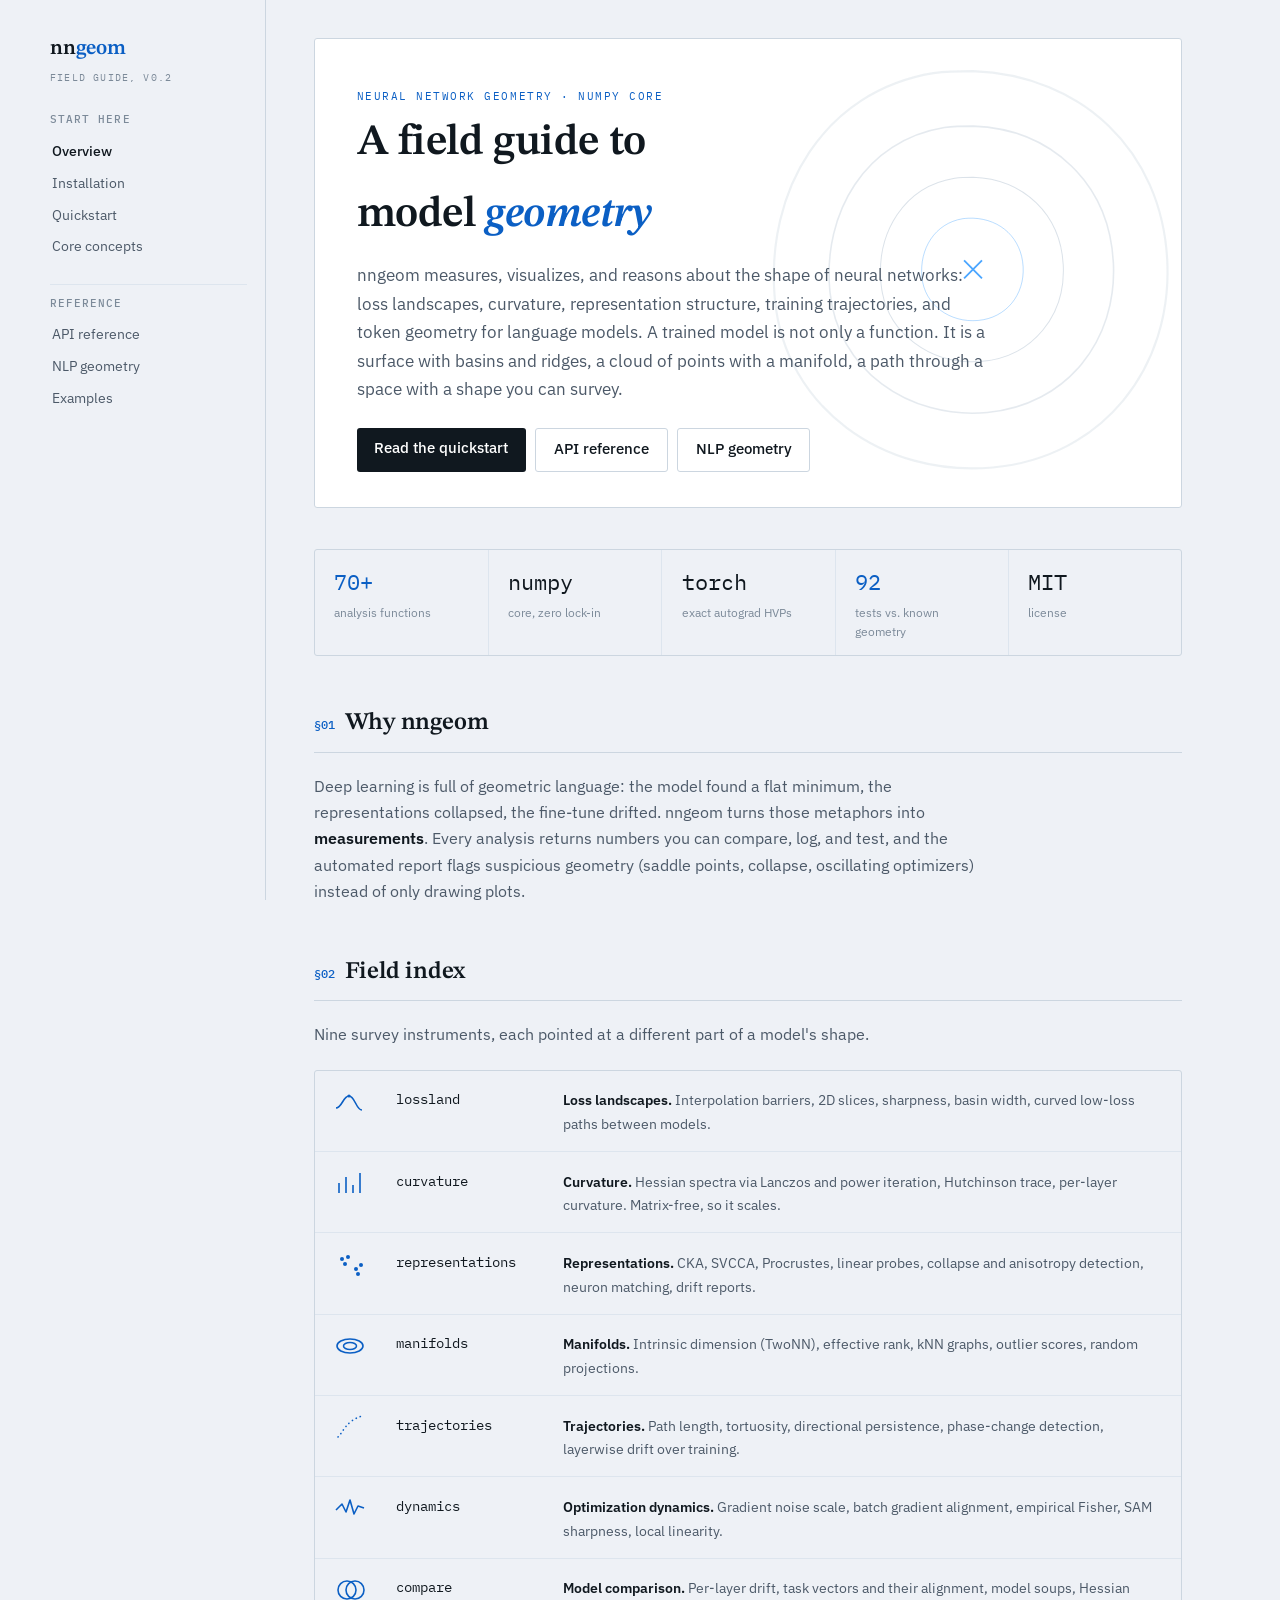
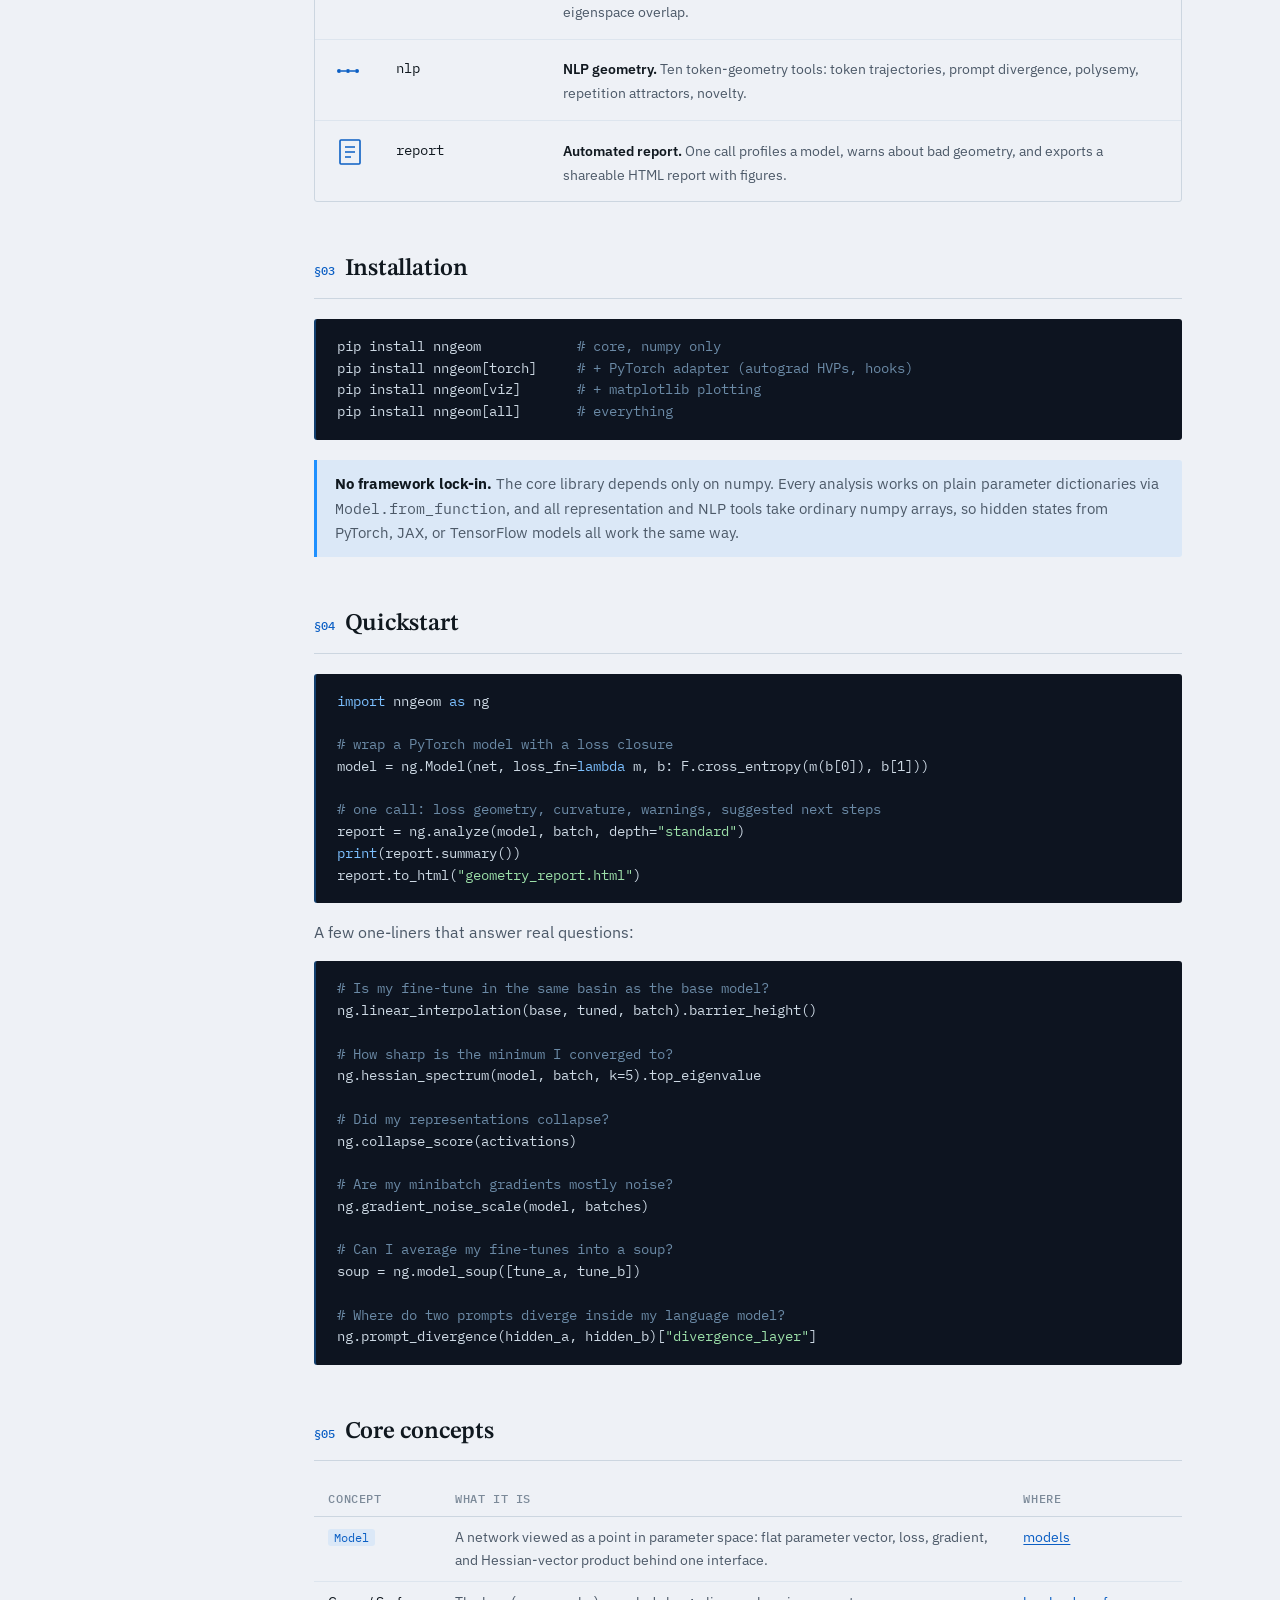
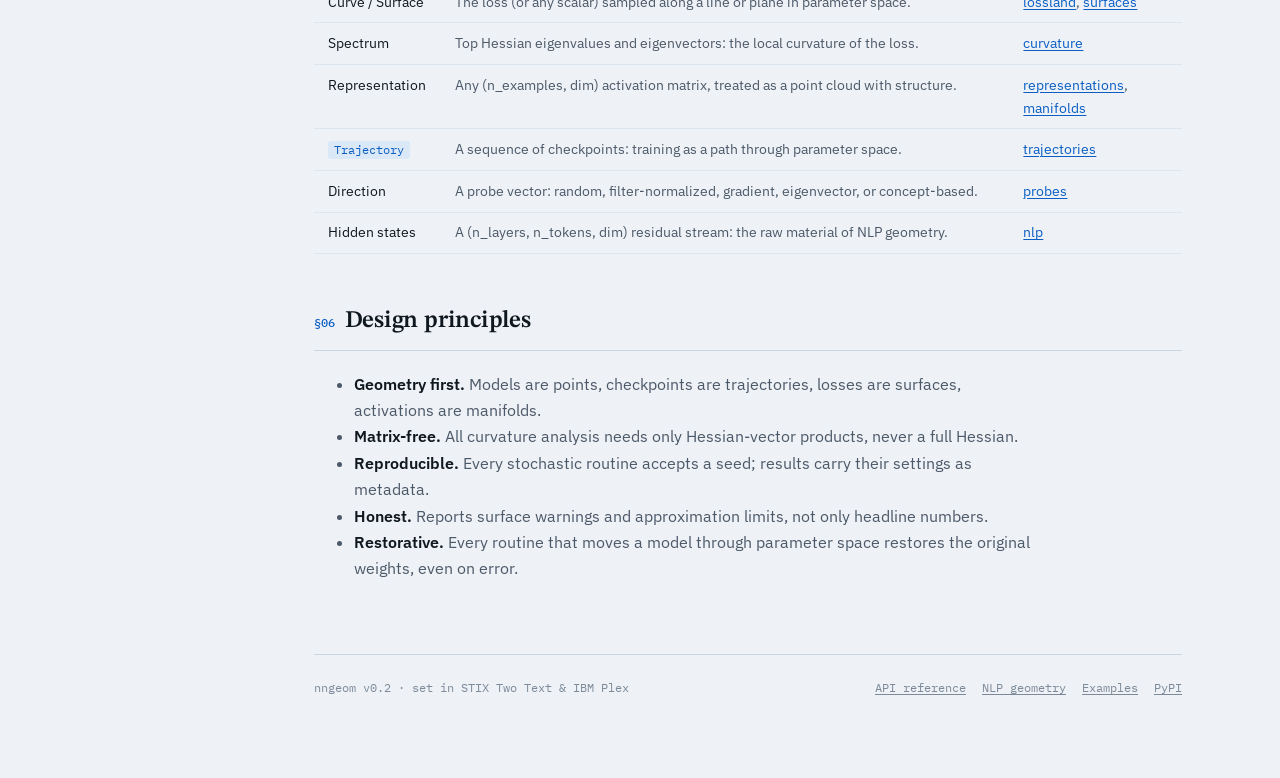
<file: docs/index.html>
<!DOCTYPE html>
<html lang="en">
<head>
<meta charset="utf-8">
<meta name="viewport" content="width=device-width, initial-scale=1">
<title>nngeom : a field guide to model geometry</title>
<link rel="stylesheet" href="style.css">
</head>
<body>
<div class="wrap">
<nav class="index-nav">
  <a class="mark" href="index.html">nn<em>geom</em></a>
  <span class="kicker">field guide, v0.2</span>

  <div class="tab">Start here</div>
  <a class="entry current" href="index.html">Overview</a>
  <a class="entry" href="index.html#install">Installation</a>
  <a class="entry" href="index.html#quickstart">Quickstart</a>
  <a class="entry" href="index.html#concepts">Core concepts</a>

  <div class="tab">Reference</div>
  <a class="entry" href="api.html">API reference</a>
  <a class="entry" href="nlp.html">NLP geometry</a>
  <a class="entry" href="examples.html">Examples</a>
</nav>
<main>

<div class="masthead">
  <svg class="contour" viewBox="0 0 420 460" aria-hidden="true">
    <g transform="translate(230,220)">
      <path class="ring" opacity="0.35" transform="scale(1.55)" d="M0,-100 C55,-98 95,-60 98,-5 C101,50 65,95 10,100 C-45,105 -95,70 -100,15 C-105,-40 -75,-90 -20,-99 C-12,-100 -6,-100 0,-100 Z"/>
      <path class="ring" opacity="0.5" transform="scale(1.12)" d="M0,-100 C55,-98 95,-60 98,-5 C101,50 65,95 10,100 C-45,105 -95,70 -100,15 C-105,-40 -75,-90 -20,-99 C-12,-100 -6,-100 0,-100 Z"/>
      <path class="ring" opacity="0.7" transform="scale(0.72)" d="M0,-100 C55,-98 95,-60 98,-5 C101,50 65,95 10,100 C-45,105 -95,70 -100,15 C-105,-40 -75,-90 -20,-99 C-12,-100 -6,-100 0,-100 Z"/>
      <path class="ring accented" transform="scale(0.4)" d="M0,-100 C55,-98 95,-60 98,-5 C101,50 65,95 10,100 C-45,105 -95,70 -100,15 C-105,-40 -75,-90 -20,-99 C-12,-100 -6,-100 0,-100 Z"/>
      <path class="mark-x" d="M-7,-7 L7,7 M-7,7 L7,-7"/>
    </g>
  </svg>
  <span class="kicker">Neural network geometry &middot; numpy core</span>
  <h1>A field guide to<br>model <em>geometry</em></h1>
  <p class="lede">nngeom measures, visualizes, and reasons about the shape of neural networks:
  loss landscapes, curvature, representation structure, training trajectories, and token
  geometry for language models. A trained model is not only a function. It is a surface
  with basins and ridges, a cloud of points with a manifold, a path through a space with
  a shape you can survey.</p>
  <div class="actions">
    <a class="primary" href="index.html#quickstart">Read the quickstart</a>
    <a class="ghost" href="api.html">API reference</a>
    <a class="ghost" href="nlp.html">NLP geometry</a>
  </div>
</div>

<div class="readout">
  <div class="cell"><span class="num"><span>70+</span></span><span class="label">analysis functions</span></div>
  <div class="cell"><span class="num">numpy</span><span class="label">core, zero lock-in</span></div>
  <div class="cell"><span class="num">torch</span><span class="label">exact autograd HVPs</span></div>
  <div class="cell"><span class="num"><span>92</span></span><span class="label">tests vs. known geometry</span></div>
  <div class="cell"><span class="num">MIT</span><span class="label">license</span></div>
</div>

<h2 id="why">Why nngeom</h2>
<p>Deep learning is full of geometric language: the model found a flat minimum, the
representations collapsed, the fine-tune drifted. nngeom turns those metaphors into
<strong>measurements</strong>. Every analysis returns numbers you can compare, log, and
test, and the automated report flags suspicious geometry (saddle points, collapse,
oscillating optimizers) instead of only drawing plots.</p>

<h2 id="modules">Field index</h2>
<p>Nine survey instruments, each pointed at a different part of a model's shape.</p>
<div class="specimen-list">
  <a class="specimen" href="api.html#lossland">
    <span class="glyph"><svg viewBox="0 0 32 32" fill="none" stroke="currentColor" stroke-width="1.6"><path d="M2 22 C8 22 9 10 15 10 C21 10 22 24 28 24"/><circle cx="15" cy="10" r="1.6" fill="currentColor" stroke="none"/></svg></span>
    <span class="code">lossland</span>
    <span class="desc"><strong>Loss landscapes.</strong> Interpolation barriers, 2D slices, sharpness, basin width, curved low-loss paths between models.</span>
  </a>
  <a class="specimen" href="api.html#curvature">
    <span class="glyph"><svg viewBox="0 0 32 32" fill="none" stroke="currentColor" stroke-width="1.6"><path d="M5 26 V16 M12 26 V10 M19 26 V18 M26 26 V6"/></svg></span>
    <span class="code">curvature</span>
    <span class="desc"><strong>Curvature.</strong> Hessian spectra via Lanczos and power iteration, Hutchinson trace, per-layer curvature. Matrix-free, so it scales.</span>
  </a>
  <a class="specimen" href="api.html#representations">
    <span class="glyph"><svg viewBox="0 0 32 32" fill="currentColor" stroke="none"><circle cx="8" cy="10" r="2"/><circle cx="14" cy="8" r="2"/><circle cx="11" cy="15" r="2"/><circle cx="22" cy="20" r="2"/><circle cx="27" cy="16" r="2"/><circle cx="24" cy="25" r="2"/></svg></span>
    <span class="code">representations</span>
    <span class="desc"><strong>Representations.</strong> CKA, SVCCA, Procrustes, linear probes, collapse and anisotropy detection, neuron matching, drift reports.</span>
  </a>
  <a class="specimen" href="api.html#manifolds">
    <span class="glyph"><svg viewBox="0 0 32 32" fill="none" stroke="currentColor" stroke-width="1.6"><ellipse cx="16" cy="16" rx="13" ry="7"/><ellipse cx="16" cy="16" rx="6.5" ry="3.5"/></svg></span>
    <span class="code">manifolds</span>
    <span class="desc"><strong>Manifolds.</strong> Intrinsic dimension (TwoNN), effective rank, kNN graphs, outlier scores, random projections.</span>
  </a>
  <a class="specimen" href="api.html#trajectories">
    <span class="glyph"><svg viewBox="0 0 32 32" fill="none" stroke="currentColor" stroke-width="1.6" stroke-linecap="round" stroke-dasharray="0.2 4.2"><path d="M4 26 C10 20 12 10 28 5"/></svg></span>
    <span class="code">trajectories</span>
    <span class="desc"><strong>Trajectories.</strong> Path length, tortuosity, directional persistence, phase-change detection, layerwise drift over training.</span>
  </a>
  <a class="specimen" href="api.html#dynamics">
    <span class="glyph"><svg viewBox="0 0 32 32" fill="none" stroke="currentColor" stroke-width="1.6" stroke-linejoin="round"><path d="M2 18 L8 12 L12 20 L16 8 L20 22 L24 14 L30 16"/></svg></span>
    <span class="code">dynamics</span>
    <span class="desc"><strong>Optimization dynamics.</strong> Gradient noise scale, batch gradient alignment, empirical Fisher, SAM sharpness, local linearity.</span>
  </a>
  <a class="specimen" href="api.html#compare">
    <span class="glyph"><svg viewBox="0 0 32 32" fill="none" stroke="currentColor" stroke-width="1.6"><circle cx="13" cy="16" r="9"/><circle cx="21" cy="16" r="9"/></svg></span>
    <span class="code">compare</span>
    <span class="desc"><strong>Model comparison.</strong> Per-layer drift, task vectors and their alignment, model soups, Hessian eigenspace overlap.</span>
  </a>
  <a class="specimen" href="nlp.html">
    <span class="glyph"><svg viewBox="0 0 32 32" fill="none" stroke="currentColor" stroke-width="1.6"><circle cx="5" cy="16" r="2" fill="currentColor" stroke="none"/><circle cx="14" cy="16" r="2" fill="currentColor" stroke="none"/><circle cx="23" cy="16" r="2" fill="currentColor" stroke="none"/><path d="M7 16 H12 M16 16 H21"/></svg></span>
    <span class="code">nlp</span>
    <span class="desc"><strong>NLP geometry.</strong> Ten token-geometry tools: token trajectories, prompt divergence, polysemy, repetition attractors, novelty.</span>
  </a>
  <a class="specimen" href="api.html#report">
    <span class="glyph"><svg viewBox="0 0 32 32" fill="none" stroke="currentColor" stroke-width="1.6"><rect x="6" y="4" width="20" height="24" rx="1"/><path d="M11 11 H21 M11 16 H21 M11 21 H17"/></svg></span>
    <span class="code">report</span>
    <span class="desc"><strong>Automated report.</strong> One call profiles a model, warns about bad geometry, and exports a shareable HTML report with figures.</span>
  </a>
</div>

<h2 id="install">Installation</h2>
<pre><code>pip install nngeom            <span class="c"># core, numpy only</span>
pip install nngeom[torch]     <span class="c"># + PyTorch adapter (autograd HVPs, hooks)</span>
pip install nngeom[viz]       <span class="c"># + matplotlib plotting</span>
pip install nngeom[all]       <span class="c"># everything</span></code></pre>
<div class="note"><b>No framework lock-in.</b> The core library depends only on numpy.
Every analysis works on plain parameter dictionaries via <code>Model.from_function</code>,
and all representation and NLP tools take ordinary numpy arrays, so hidden states from
PyTorch, JAX, or TensorFlow models all work the same way.</div>

<h2 id="quickstart">Quickstart</h2>
<pre><code><span class="k">import</span> nngeom <span class="k">as</span> ng

<span class="c"># wrap a PyTorch model with a loss closure</span>
model = ng.Model(net, loss_fn=<span class="k">lambda</span> m, b: F.cross_entropy(m(b[0]), b[1]))

<span class="c"># one call: loss geometry, curvature, warnings, suggested next steps</span>
report = ng.analyze(model, batch, depth=<span class="s">"standard"</span>)
<span class="k">print</span>(report.summary())
report.to_html(<span class="s">"geometry_report.html"</span>)</code></pre>

<p>A few one-liners that answer real questions:</p>
<pre><code><span class="c"># Is my fine-tune in the same basin as the base model?</span>
ng.linear_interpolation(base, tuned, batch).barrier_height()

<span class="c"># How sharp is the minimum I converged to?</span>
ng.hessian_spectrum(model, batch, k=5).top_eigenvalue

<span class="c"># Did my representations collapse?</span>
ng.collapse_score(activations)

<span class="c"># Are my minibatch gradients mostly noise?</span>
ng.gradient_noise_scale(model, batches)

<span class="c"># Can I average my fine-tunes into a soup?</span>
soup = ng.model_soup([tune_a, tune_b])

<span class="c"># Where do two prompts diverge inside my language model?</span>
ng.prompt_divergence(hidden_a, hidden_b)[<span class="s">"divergence_layer"</span>]</code></pre>

<h2 id="concepts">Core concepts</h2>
<div class="tablewrap">
<table>
<tr><th>Concept</th><th>What it is</th><th>Where</th></tr>
<tr><td><code>Model</code></td><td>A network viewed as a point in parameter space: flat parameter vector, loss, gradient, and Hessian-vector product behind one interface.</td><td><a href="api.html#models">models</a></td></tr>
<tr><td>Curve / Surface</td><td>The loss (or any scalar) sampled along a line or plane in parameter space.</td><td><a href="api.html#lossland">lossland</a>, <a href="api.html#surfaces">surfaces</a></td></tr>
<tr><td>Spectrum</td><td>Top Hessian eigenvalues and eigenvectors: the local curvature of the loss.</td><td><a href="api.html#curvature">curvature</a></td></tr>
<tr><td>Representation</td><td>Any (n_examples, dim) activation matrix, treated as a point cloud with structure.</td><td><a href="api.html#representations">representations</a>, <a href="api.html#manifolds">manifolds</a></td></tr>
<tr><td><code>Trajectory</code></td><td>A sequence of checkpoints: training as a path through parameter space.</td><td><a href="api.html#trajectories">trajectories</a></td></tr>
<tr><td>Direction</td><td>A probe vector: random, filter-normalized, gradient, eigenvector, or concept-based.</td><td><a href="api.html#probes">probes</a></td></tr>
<tr><td>Hidden states</td><td>A (n_layers, n_tokens, dim) residual stream: the raw material of NLP geometry.</td><td><a href="nlp.html">nlp</a></td></tr>
</table>
</div>

<h2 id="design">Design principles</h2>
<ul>
<li><strong>Geometry first.</strong> Models are points, checkpoints are trajectories, losses are surfaces, activations are manifolds.</li>
<li><strong>Matrix-free.</strong> All curvature analysis needs only Hessian-vector products, never a full Hessian.</li>
<li><strong>Reproducible.</strong> Every stochastic routine accepts a seed; results carry their settings as metadata.</li>
<li><strong>Honest.</strong> Reports surface warnings and approximation limits, not only headline numbers.</li>
<li><strong>Restorative.</strong> Every routine that moves a model through parameter space restores the original weights, even on error.</li>
</ul>

<div class="colophon">
  <span>nngeom v0.2 &middot; set in STIX Two Text &amp; IBM Plex</span>
  <span class="links">
    <a href="api.html">API reference</a>
    <a href="nlp.html">NLP geometry</a>
    <a href="examples.html">Examples</a>
    <a href="https://pypi.org/project/nngeom/">PyPI</a>
  </span>
</div>
</main>
</div>
</body>
</html>
</file>
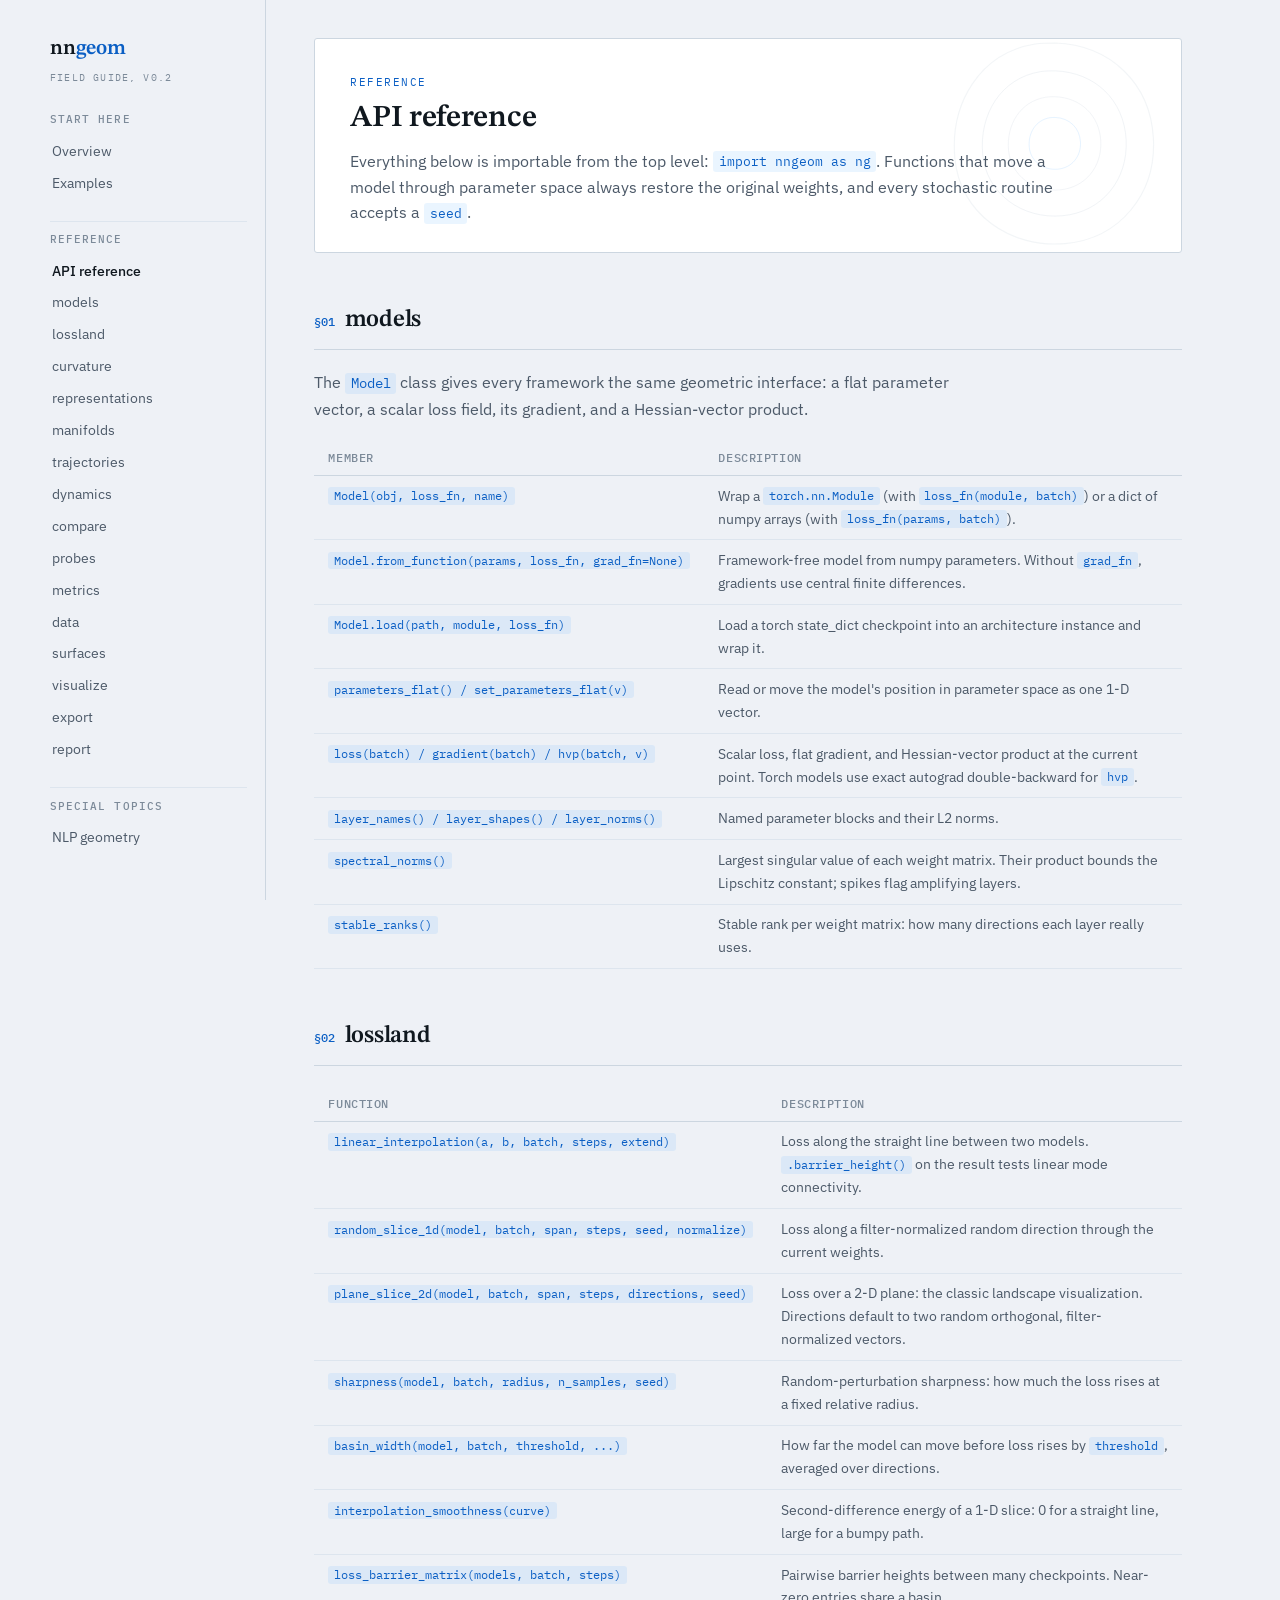
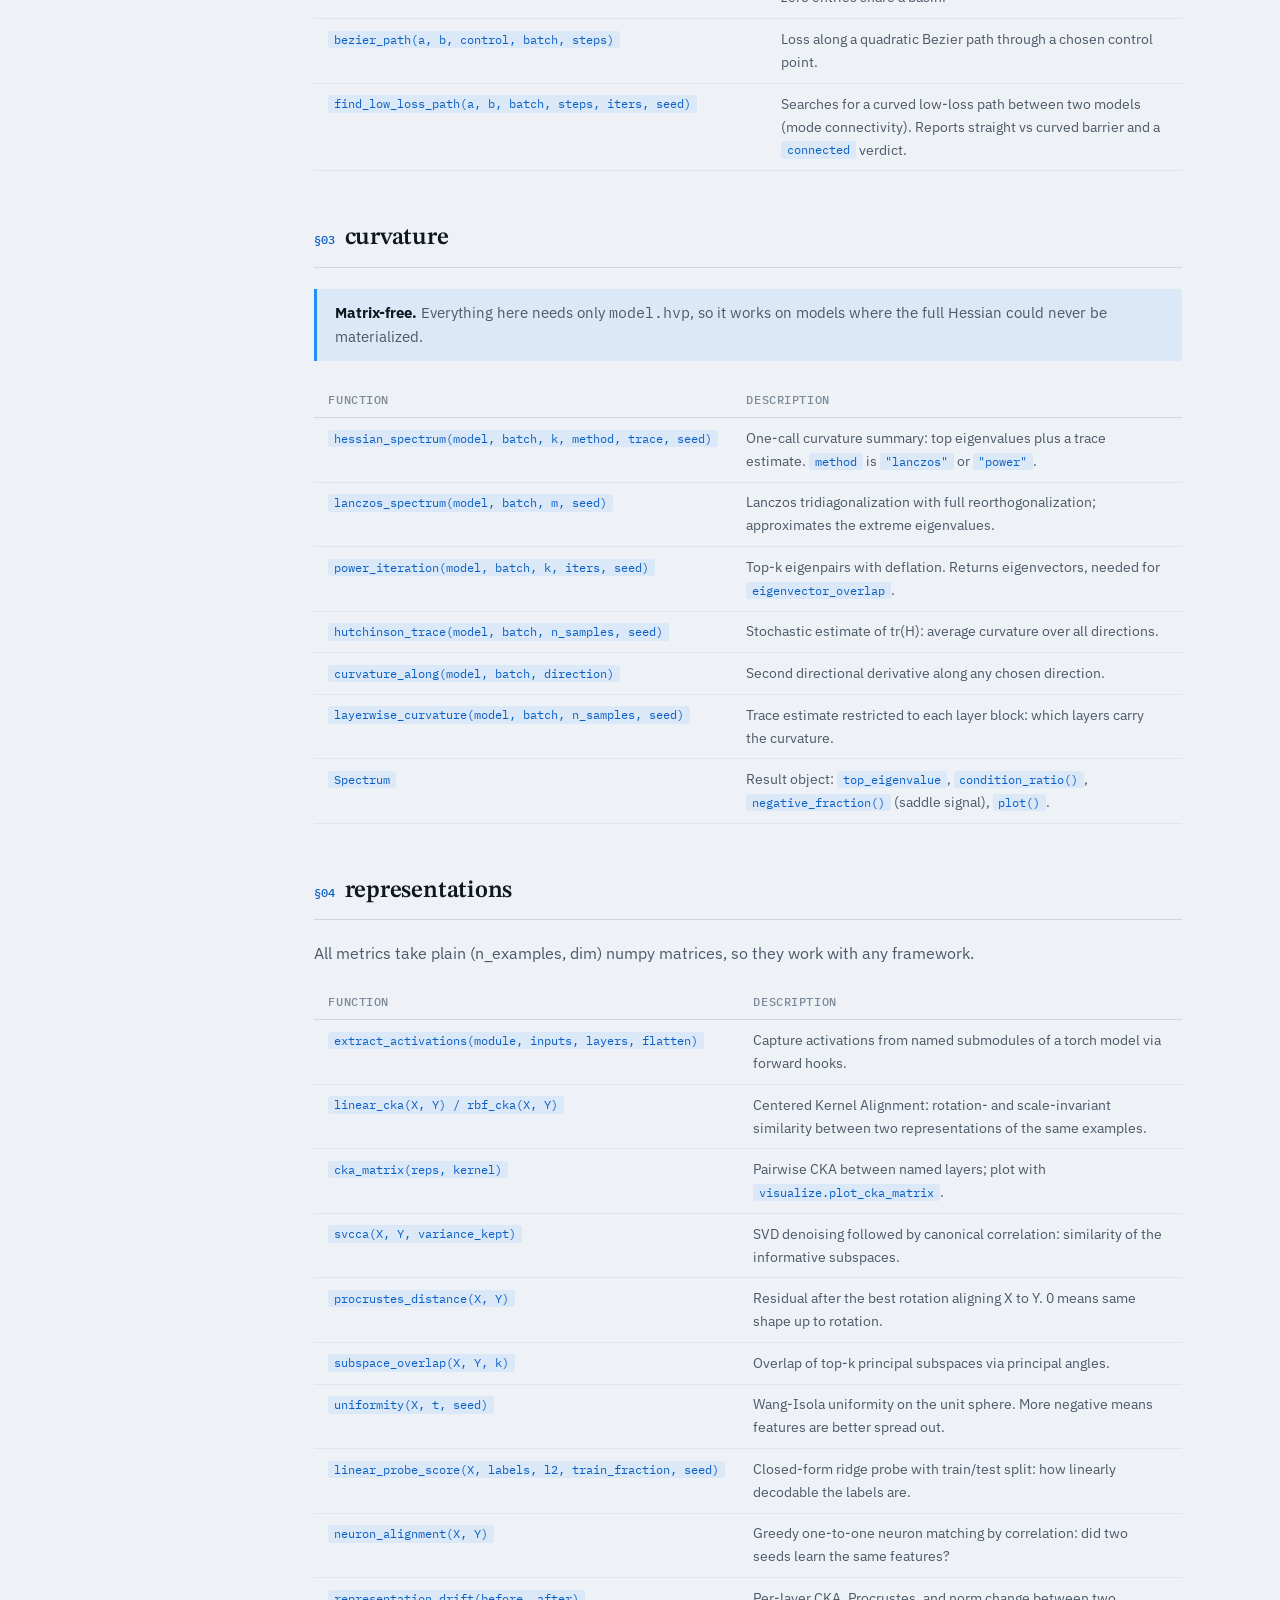
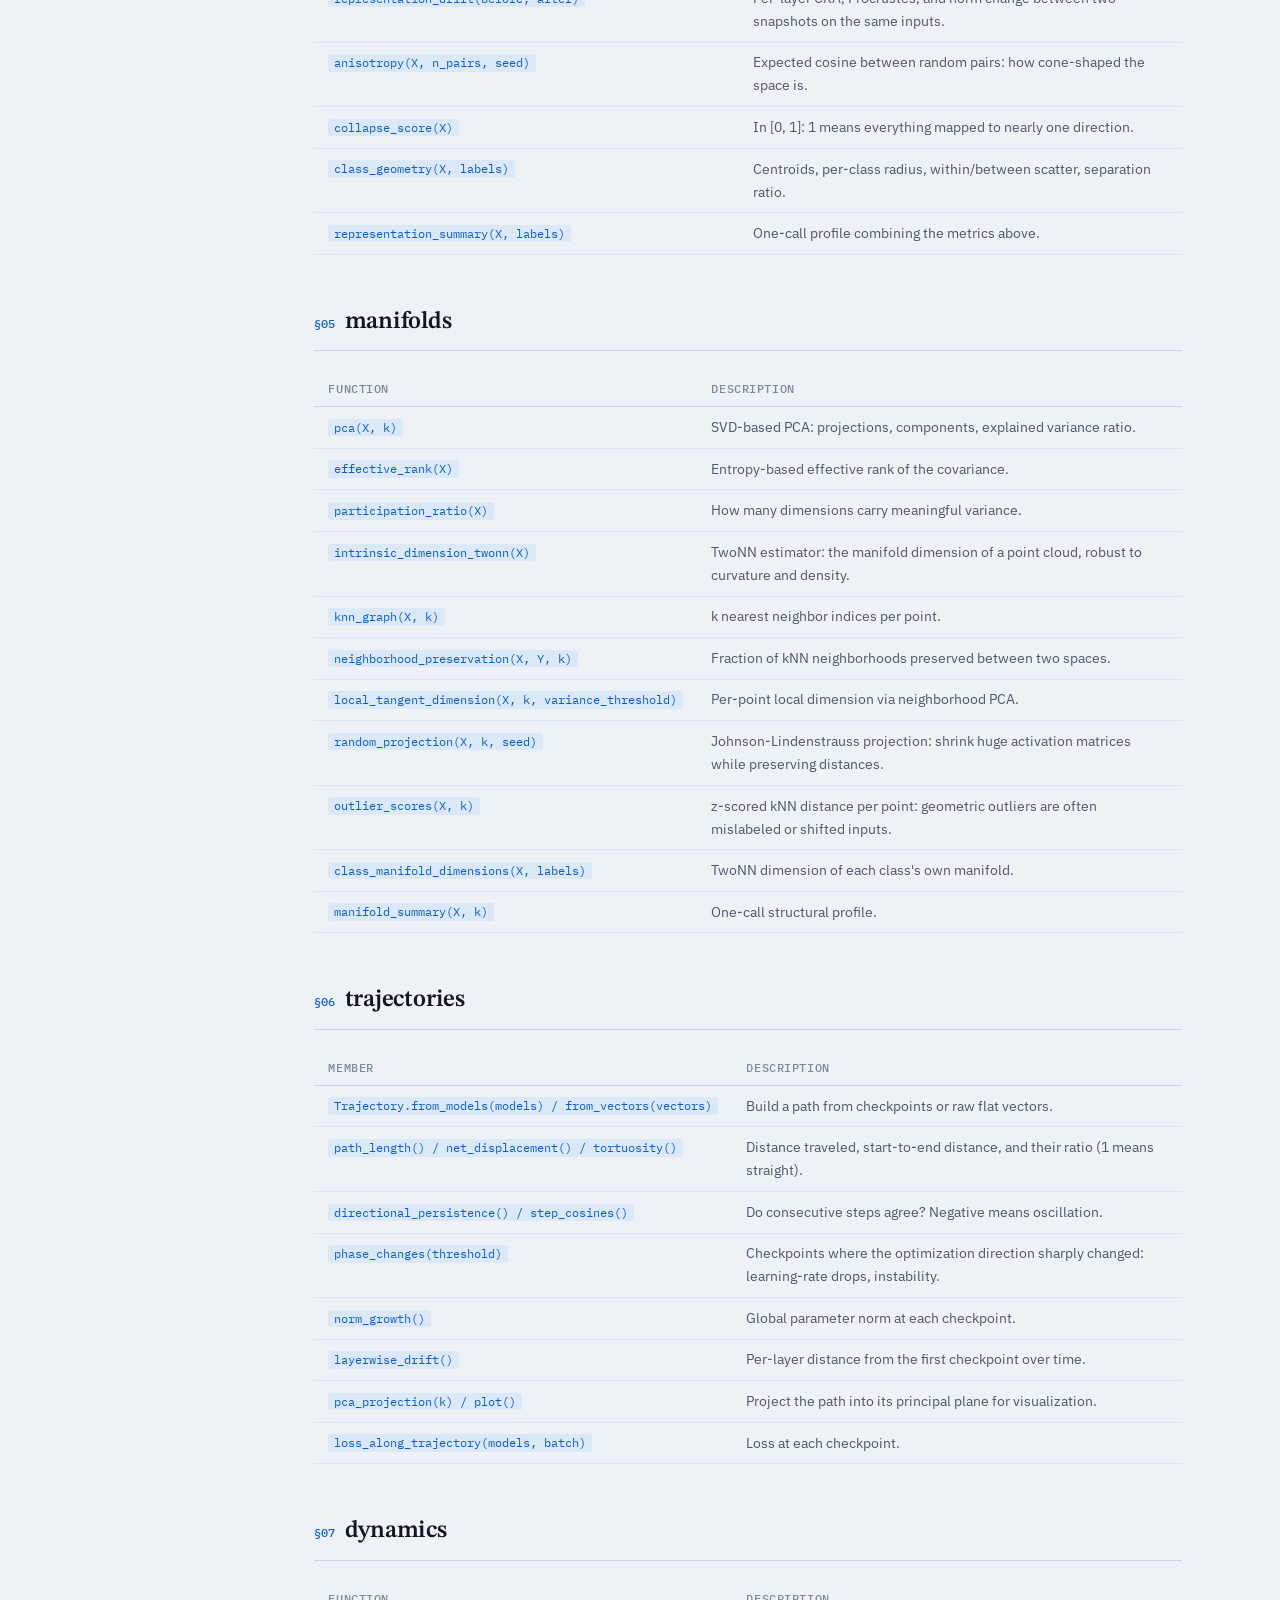
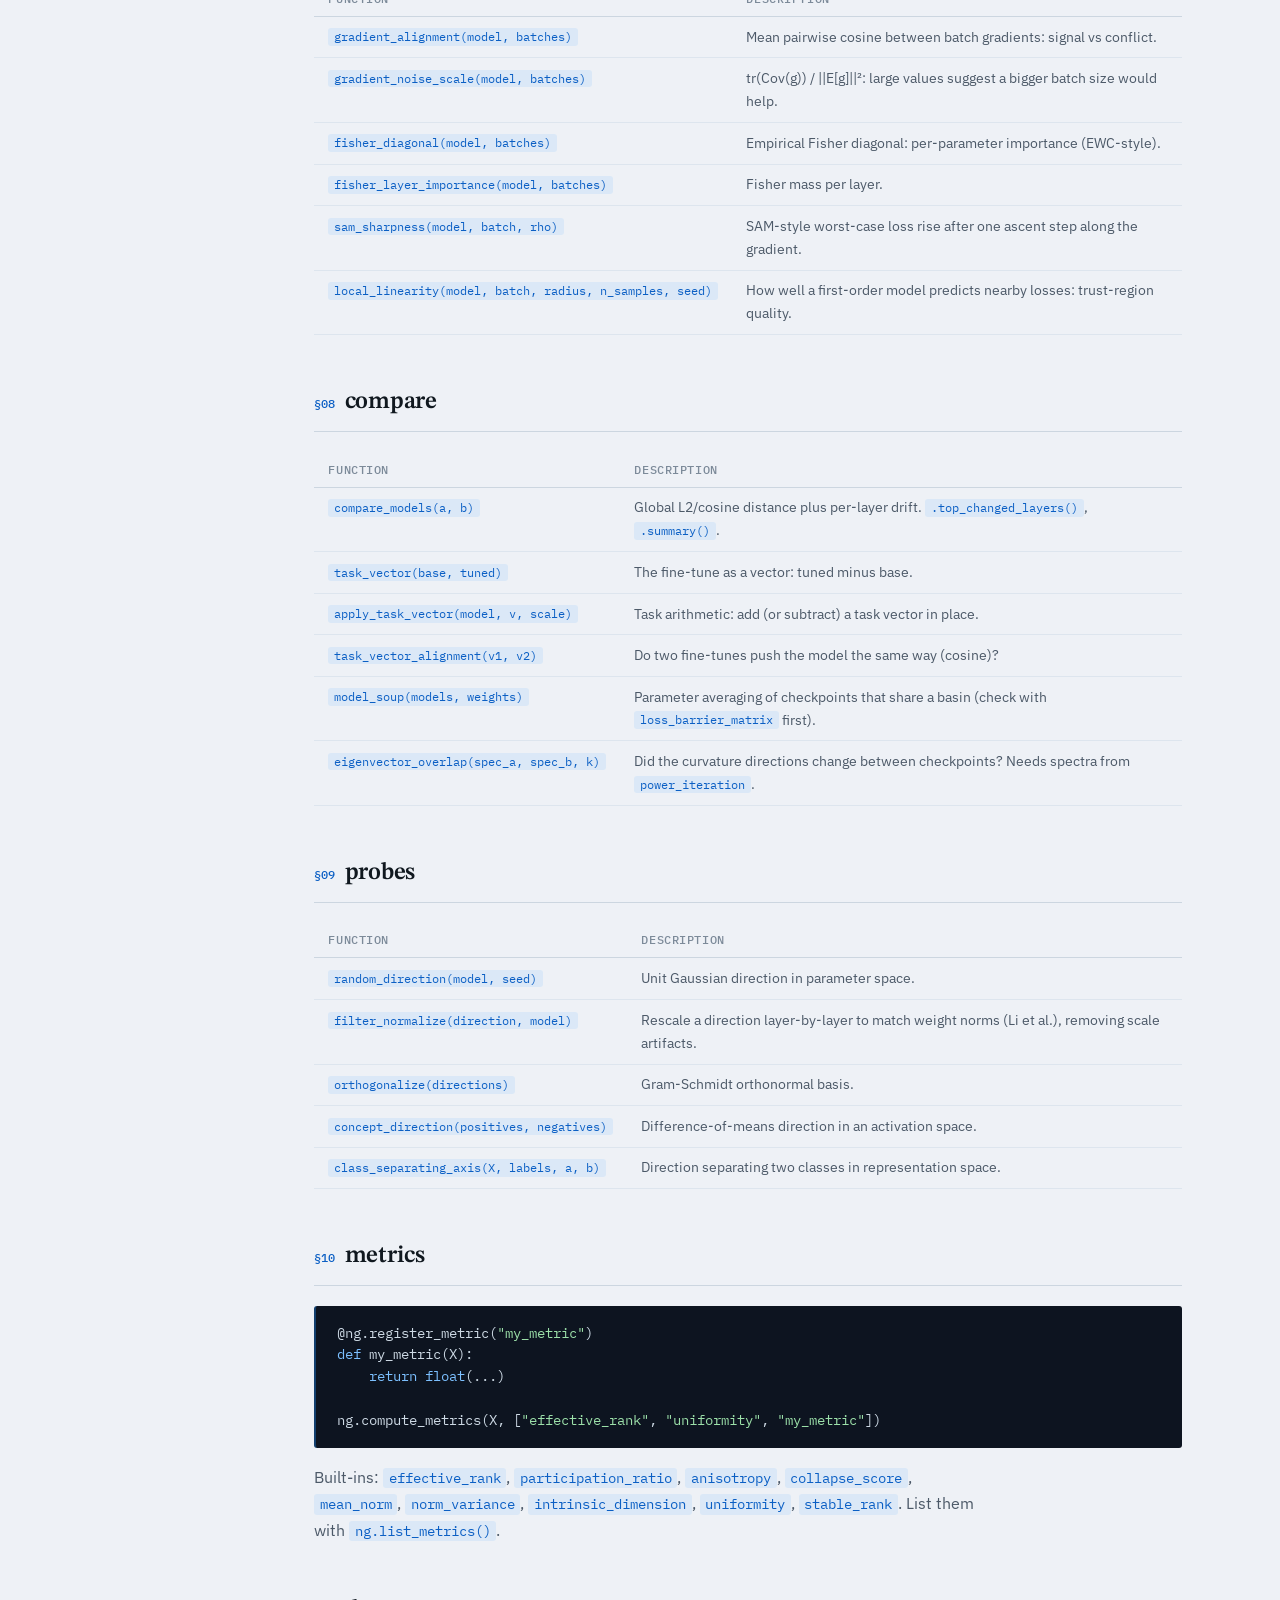
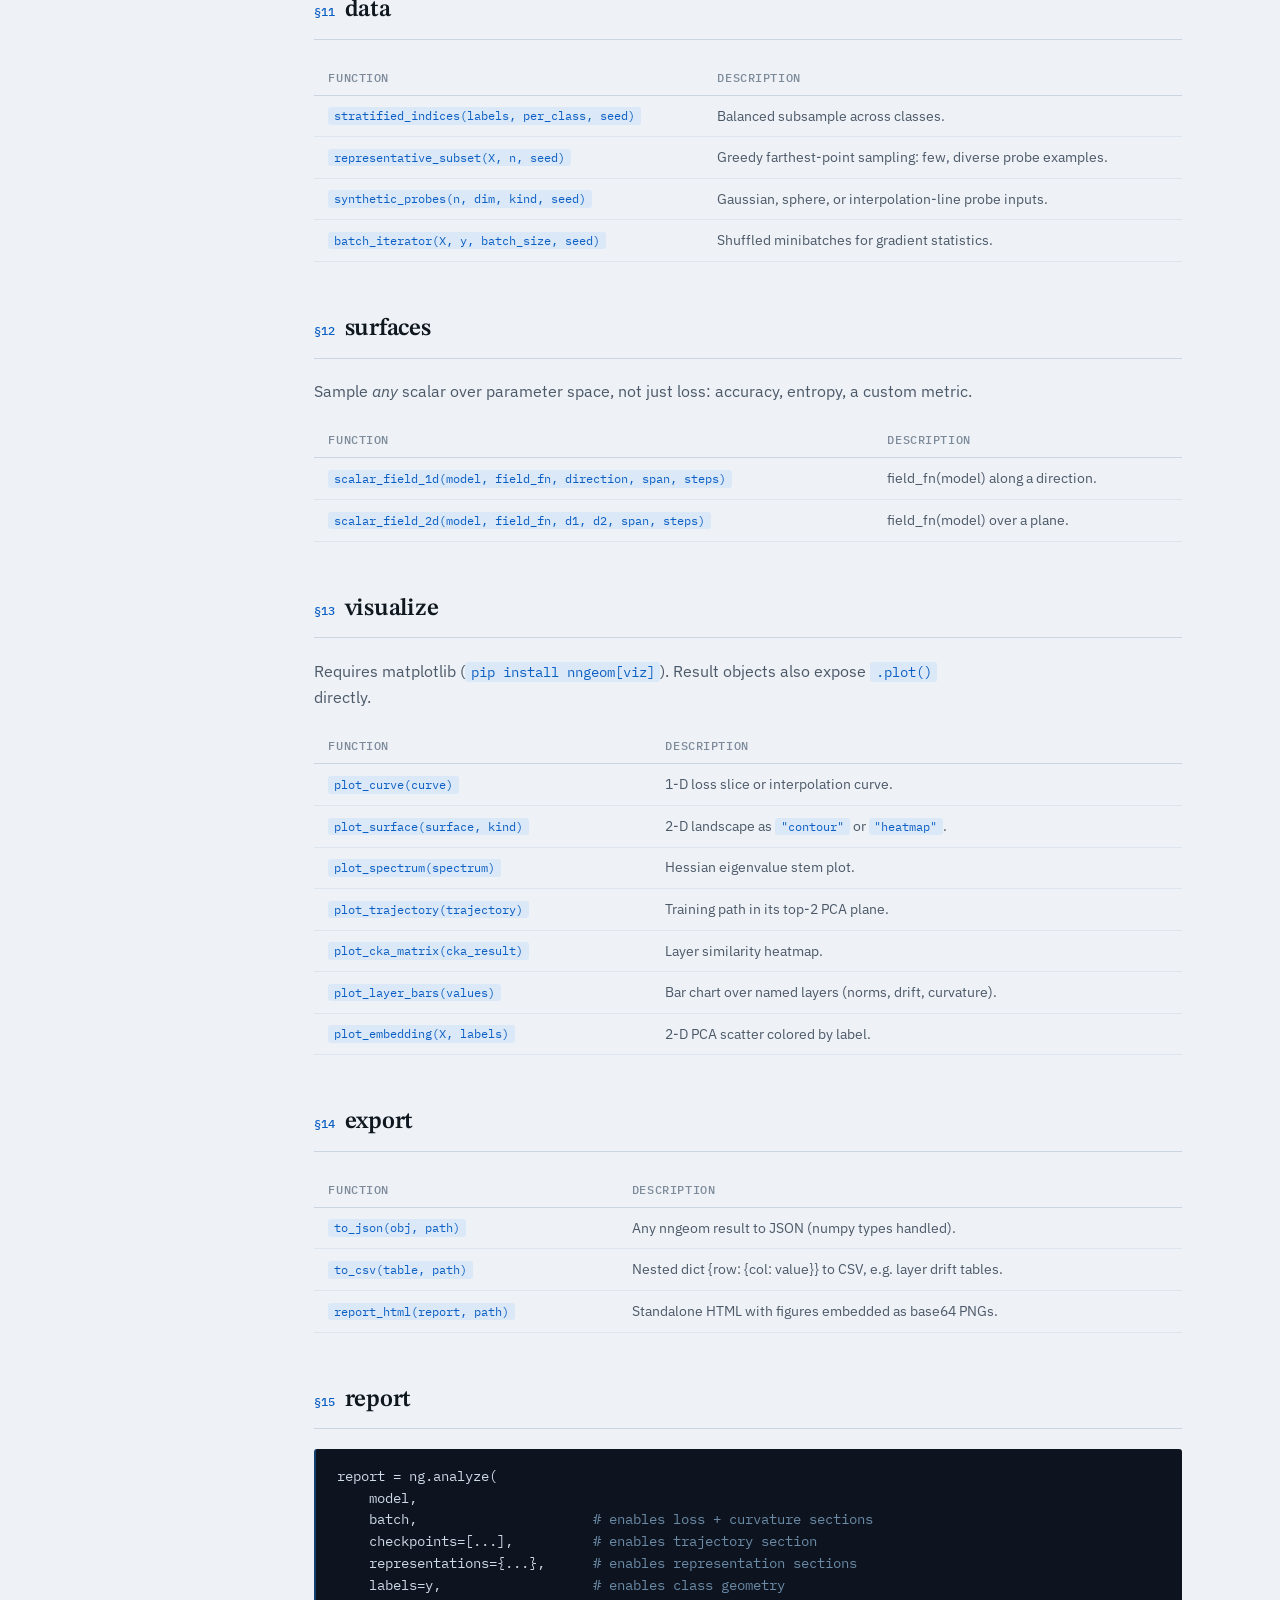
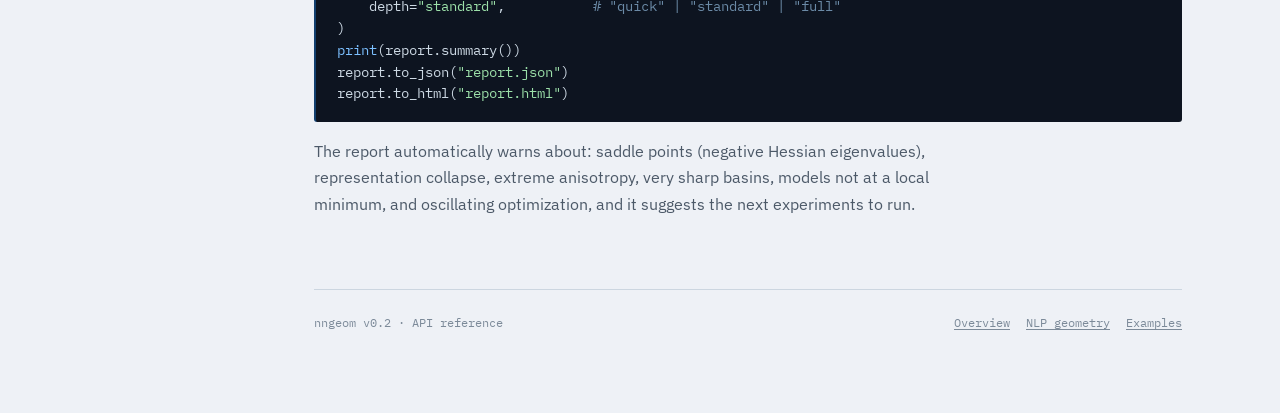
<file: docs/api.html>
<!DOCTYPE html>
<html lang="en">
<head>
<meta charset="utf-8">
<meta name="viewport" content="width=device-width, initial-scale=1">
<title>nngeom API reference</title>
<link rel="stylesheet" href="style.css">
</head>
<body>
<div class="wrap">
<nav class="index-nav">
  <a class="mark" href="index.html">nn<em>geom</em></a>
  <span class="kicker">field guide, v0.2</span>

  <div class="tab">Start here</div>
  <a class="entry" href="index.html">Overview</a>
  <a class="entry" href="examples.html">Examples</a>

  <div class="tab">Reference</div>
  <a class="entry current" href="api.html">API reference</a>
  <a class="entry" href="api.html#models">models</a>
  <a class="entry" href="api.html#lossland">lossland</a>
  <a class="entry" href="api.html#curvature">curvature</a>
  <a class="entry" href="api.html#representations">representations</a>
  <a class="entry" href="api.html#manifolds">manifolds</a>
  <a class="entry" href="api.html#trajectories">trajectories</a>
  <a class="entry" href="api.html#dynamics">dynamics</a>
  <a class="entry" href="api.html#compare">compare</a>
  <a class="entry" href="api.html#probes">probes</a>
  <a class="entry" href="api.html#metrics">metrics</a>
  <a class="entry" href="api.html#data">data</a>
  <a class="entry" href="api.html#surfaces">surfaces</a>
  <a class="entry" href="api.html#visualize">visualize</a>
  <a class="entry" href="api.html#export">export</a>
  <a class="entry" href="api.html#report">report</a>

  <div class="tab">Special topics</div>
  <a class="entry" href="nlp.html">NLP geometry</a>
</nav>
<main>

<div class="masthead compact">
  <svg class="contour" viewBox="0 0 420 460" aria-hidden="true">
    <g transform="translate(230,220)">
      <path class="ring" opacity="0.35" transform="scale(1.55)" d="M0,-100 C55,-98 95,-60 98,-5 C101,50 65,95 10,100 C-45,105 -95,70 -100,15 C-105,-40 -75,-90 -20,-99 C-12,-100 -6,-100 0,-100 Z"/>
      <path class="ring" opacity="0.5" transform="scale(1.12)" d="M0,-100 C55,-98 95,-60 98,-5 C101,50 65,95 10,100 C-45,105 -95,70 -100,15 C-105,-40 -75,-90 -20,-99 C-12,-100 -6,-100 0,-100 Z"/>
      <path class="ring" opacity="0.7" transform="scale(0.72)" d="M0,-100 C55,-98 95,-60 98,-5 C101,50 65,95 10,100 C-45,105 -95,70 -100,15 C-105,-40 -75,-90 -20,-99 C-12,-100 -6,-100 0,-100 Z"/>
      <path class="ring accented" transform="scale(0.4)" d="M0,-100 C55,-98 95,-60 98,-5 C101,50 65,95 10,100 C-45,105 -95,70 -100,15 C-105,-40 -75,-90 -20,-99 C-12,-100 -6,-100 0,-100 Z"/>
    </g>
  </svg>
  <span class="kicker">Reference</span>
  <h1>API reference</h1>
  <p class="lede">Everything below is importable from the top level: <code>import nngeom as ng</code>.
  Functions that move a model through parameter space always restore the original weights,
  and every stochastic routine accepts a <code>seed</code>.</p>
</div>

<h2 id="models">models</h2>
<p>The <code>Model</code> class gives every framework the same geometric interface:
a flat parameter vector, a scalar loss field, its gradient, and a Hessian-vector product.</p>
<div class="tablewrap"><table>
<tr><th>Member</th><th>Description</th></tr>
<tr><td><code>Model(obj, loss_fn, name)</code></td><td>Wrap a <code>torch.nn.Module</code> (with <code>loss_fn(module, batch)</code>) or a dict of numpy arrays (with <code>loss_fn(params, batch)</code>).</td></tr>
<tr><td><code>Model.from_function(params, loss_fn, grad_fn=None)</code></td><td>Framework-free model from numpy parameters. Without <code>grad_fn</code>, gradients use central finite differences.</td></tr>
<tr><td><code>Model.load(path, module, loss_fn)</code></td><td>Load a torch state_dict checkpoint into an architecture instance and wrap it.</td></tr>
<tr><td><code>parameters_flat() / set_parameters_flat(v)</code></td><td>Read or move the model's position in parameter space as one 1-D vector.</td></tr>
<tr><td><code>loss(batch) / gradient(batch) / hvp(batch, v)</code></td><td>Scalar loss, flat gradient, and Hessian-vector product at the current point. Torch models use exact autograd double-backward for <code>hvp</code>.</td></tr>
<tr><td><code>layer_names() / layer_shapes() / layer_norms()</code></td><td>Named parameter blocks and their L2 norms.</td></tr>
<tr><td><code>spectral_norms()</code></td><td>Largest singular value of each weight matrix. Their product bounds the Lipschitz constant; spikes flag amplifying layers.</td></tr>
<tr><td><code>stable_ranks()</code></td><td>Stable rank per weight matrix: how many directions each layer really uses.</td></tr>
</table></div>

<h2 id="lossland">lossland</h2>
<div class="tablewrap"><table>
<tr><th>Function</th><th>Description</th></tr>
<tr><td><code>linear_interpolation(a, b, batch, steps, extend)</code></td><td>Loss along the straight line between two models. <code>.barrier_height()</code> on the result tests linear mode connectivity.</td></tr>
<tr><td><code>random_slice_1d(model, batch, span, steps, seed, normalize)</code></td><td>Loss along a filter-normalized random direction through the current weights.</td></tr>
<tr><td><code>plane_slice_2d(model, batch, span, steps, directions, seed)</code></td><td>Loss over a 2-D plane: the classic landscape visualization. Directions default to two random orthogonal, filter-normalized vectors.</td></tr>
<tr><td><code>sharpness(model, batch, radius, n_samples, seed)</code></td><td>Random-perturbation sharpness: how much the loss rises at a fixed relative radius.</td></tr>
<tr><td><code>basin_width(model, batch, threshold, ...)</code></td><td>How far the model can move before loss rises by <code>threshold</code>, averaged over directions.</td></tr>
<tr><td><code>interpolation_smoothness(curve)</code></td><td>Second-difference energy of a 1-D slice: 0 for a straight line, large for a bumpy path.</td></tr>
<tr><td><code>loss_barrier_matrix(models, batch, steps)</code></td><td>Pairwise barrier heights between many checkpoints. Near-zero entries share a basin.</td></tr>
<tr><td><code>bezier_path(a, b, control, batch, steps)</code></td><td>Loss along a quadratic Bezier path through a chosen control point.</td></tr>
<tr><td><code>find_low_loss_path(a, b, batch, steps, iters, seed)</code></td><td>Searches for a curved low-loss path between two models (mode connectivity). Reports straight vs curved barrier and a <code>connected</code> verdict.</td></tr>
</table></div>

<h2 id="curvature">curvature</h2>
<div class="note"><b>Matrix-free.</b> Everything here needs only <code>model.hvp</code>,
so it works on models where the full Hessian could never be materialized.</div>
<div class="tablewrap"><table>
<tr><th>Function</th><th>Description</th></tr>
<tr><td><code>hessian_spectrum(model, batch, k, method, trace, seed)</code></td><td>One-call curvature summary: top eigenvalues plus a trace estimate. <code>method</code> is <code>"lanczos"</code> or <code>"power"</code>.</td></tr>
<tr><td><code>lanczos_spectrum(model, batch, m, seed)</code></td><td>Lanczos tridiagonalization with full reorthogonalization; approximates the extreme eigenvalues.</td></tr>
<tr><td><code>power_iteration(model, batch, k, iters, seed)</code></td><td>Top-k eigenpairs with deflation. Returns eigenvectors, needed for <code>eigenvector_overlap</code>.</td></tr>
<tr><td><code>hutchinson_trace(model, batch, n_samples, seed)</code></td><td>Stochastic estimate of tr(H): average curvature over all directions.</td></tr>
<tr><td><code>curvature_along(model, batch, direction)</code></td><td>Second directional derivative along any chosen direction.</td></tr>
<tr><td><code>layerwise_curvature(model, batch, n_samples, seed)</code></td><td>Trace estimate restricted to each layer block: which layers carry the curvature.</td></tr>
<tr><td><code>Spectrum</code></td><td>Result object: <code>top_eigenvalue</code>, <code>condition_ratio()</code>, <code>negative_fraction()</code> (saddle signal), <code>plot()</code>.</td></tr>
</table></div>

<h2 id="representations">representations</h2>
<p>All metrics take plain (n_examples, dim) numpy matrices, so they work with any framework.</p>
<div class="tablewrap"><table>
<tr><th>Function</th><th>Description</th></tr>
<tr><td><code>extract_activations(module, inputs, layers, flatten)</code></td><td>Capture activations from named submodules of a torch model via forward hooks.</td></tr>
<tr><td><code>linear_cka(X, Y) / rbf_cka(X, Y)</code></td><td>Centered Kernel Alignment: rotation- and scale-invariant similarity between two representations of the same examples.</td></tr>
<tr><td><code>cka_matrix(reps, kernel)</code></td><td>Pairwise CKA between named layers; plot with <code>visualize.plot_cka_matrix</code>.</td></tr>
<tr><td><code>svcca(X, Y, variance_kept)</code></td><td>SVD denoising followed by canonical correlation: similarity of the informative subspaces.</td></tr>
<tr><td><code>procrustes_distance(X, Y)</code></td><td>Residual after the best rotation aligning X to Y. 0 means same shape up to rotation.</td></tr>
<tr><td><code>subspace_overlap(X, Y, k)</code></td><td>Overlap of top-k principal subspaces via principal angles.</td></tr>
<tr><td><code>uniformity(X, t, seed)</code></td><td>Wang-Isola uniformity on the unit sphere. More negative means features are better spread out.</td></tr>
<tr><td><code>linear_probe_score(X, labels, l2, train_fraction, seed)</code></td><td>Closed-form ridge probe with train/test split: how linearly decodable the labels are.</td></tr>
<tr><td><code>neuron_alignment(X, Y)</code></td><td>Greedy one-to-one neuron matching by correlation: did two seeds learn the same features?</td></tr>
<tr><td><code>representation_drift(before, after)</code></td><td>Per-layer CKA, Procrustes, and norm change between two snapshots on the same inputs.</td></tr>
<tr><td><code>anisotropy(X, n_pairs, seed)</code></td><td>Expected cosine between random pairs: how cone-shaped the space is.</td></tr>
<tr><td><code>collapse_score(X)</code></td><td>In [0, 1]: 1 means everything mapped to nearly one direction.</td></tr>
<tr><td><code>class_geometry(X, labels)</code></td><td>Centroids, per-class radius, within/between scatter, separation ratio.</td></tr>
<tr><td><code>representation_summary(X, labels)</code></td><td>One-call profile combining the metrics above.</td></tr>
</table></div>

<h2 id="manifolds">manifolds</h2>
<div class="tablewrap"><table>
<tr><th>Function</th><th>Description</th></tr>
<tr><td><code>pca(X, k)</code></td><td>SVD-based PCA: projections, components, explained variance ratio.</td></tr>
<tr><td><code>effective_rank(X)</code></td><td>Entropy-based effective rank of the covariance.</td></tr>
<tr><td><code>participation_ratio(X)</code></td><td>How many dimensions carry meaningful variance.</td></tr>
<tr><td><code>intrinsic_dimension_twonn(X)</code></td><td>TwoNN estimator: the manifold dimension of a point cloud, robust to curvature and density.</td></tr>
<tr><td><code>knn_graph(X, k)</code></td><td>k nearest neighbor indices per point.</td></tr>
<tr><td><code>neighborhood_preservation(X, Y, k)</code></td><td>Fraction of kNN neighborhoods preserved between two spaces.</td></tr>
<tr><td><code>local_tangent_dimension(X, k, variance_threshold)</code></td><td>Per-point local dimension via neighborhood PCA.</td></tr>
<tr><td><code>random_projection(X, k, seed)</code></td><td>Johnson-Lindenstrauss projection: shrink huge activation matrices while preserving distances.</td></tr>
<tr><td><code>outlier_scores(X, k)</code></td><td>z-scored kNN distance per point: geometric outliers are often mislabeled or shifted inputs.</td></tr>
<tr><td><code>class_manifold_dimensions(X, labels)</code></td><td>TwoNN dimension of each class's own manifold.</td></tr>
<tr><td><code>manifold_summary(X, k)</code></td><td>One-call structural profile.</td></tr>
</table></div>

<h2 id="trajectories">trajectories</h2>
<div class="tablewrap"><table>
<tr><th>Member</th><th>Description</th></tr>
<tr><td><code>Trajectory.from_models(models) / from_vectors(vectors)</code></td><td>Build a path from checkpoints or raw flat vectors.</td></tr>
<tr><td><code>path_length() / net_displacement() / tortuosity()</code></td><td>Distance traveled, start-to-end distance, and their ratio (1 means straight).</td></tr>
<tr><td><code>directional_persistence() / step_cosines()</code></td><td>Do consecutive steps agree? Negative means oscillation.</td></tr>
<tr><td><code>phase_changes(threshold)</code></td><td>Checkpoints where the optimization direction sharply changed: learning-rate drops, instability.</td></tr>
<tr><td><code>norm_growth()</code></td><td>Global parameter norm at each checkpoint.</td></tr>
<tr><td><code>layerwise_drift()</code></td><td>Per-layer distance from the first checkpoint over time.</td></tr>
<tr><td><code>pca_projection(k) / plot()</code></td><td>Project the path into its principal plane for visualization.</td></tr>
<tr><td><code>loss_along_trajectory(models, batch)</code></td><td>Loss at each checkpoint.</td></tr>
</table></div>

<h2 id="dynamics">dynamics</h2>
<div class="tablewrap"><table>
<tr><th>Function</th><th>Description</th></tr>
<tr><td><code>gradient_alignment(model, batches)</code></td><td>Mean pairwise cosine between batch gradients: signal vs conflict.</td></tr>
<tr><td><code>gradient_noise_scale(model, batches)</code></td><td>tr(Cov(g)) / ||E[g]||&sup2;: large values suggest a bigger batch size would help.</td></tr>
<tr><td><code>fisher_diagonal(model, batches)</code></td><td>Empirical Fisher diagonal: per-parameter importance (EWC-style).</td></tr>
<tr><td><code>fisher_layer_importance(model, batches)</code></td><td>Fisher mass per layer.</td></tr>
<tr><td><code>sam_sharpness(model, batch, rho)</code></td><td>SAM-style worst-case loss rise after one ascent step along the gradient.</td></tr>
<tr><td><code>local_linearity(model, batch, radius, n_samples, seed)</code></td><td>How well a first-order model predicts nearby losses: trust-region quality.</td></tr>
</table></div>

<h2 id="compare">compare</h2>
<div class="tablewrap"><table>
<tr><th>Function</th><th>Description</th></tr>
<tr><td><code>compare_models(a, b)</code></td><td>Global L2/cosine distance plus per-layer drift. <code>.top_changed_layers()</code>, <code>.summary()</code>.</td></tr>
<tr><td><code>task_vector(base, tuned)</code></td><td>The fine-tune as a vector: tuned minus base.</td></tr>
<tr><td><code>apply_task_vector(model, v, scale)</code></td><td>Task arithmetic: add (or subtract) a task vector in place.</td></tr>
<tr><td><code>task_vector_alignment(v1, v2)</code></td><td>Do two fine-tunes push the model the same way (cosine)?</td></tr>
<tr><td><code>model_soup(models, weights)</code></td><td>Parameter averaging of checkpoints that share a basin (check with <code>loss_barrier_matrix</code> first).</td></tr>
<tr><td><code>eigenvector_overlap(spec_a, spec_b, k)</code></td><td>Did the curvature directions change between checkpoints? Needs spectra from <code>power_iteration</code>.</td></tr>
</table></div>

<h2 id="probes">probes</h2>
<div class="tablewrap"><table>
<tr><th>Function</th><th>Description</th></tr>
<tr><td><code>random_direction(model, seed)</code></td><td>Unit Gaussian direction in parameter space.</td></tr>
<tr><td><code>filter_normalize(direction, model)</code></td><td>Rescale a direction layer-by-layer to match weight norms (Li et al.), removing scale artifacts.</td></tr>
<tr><td><code>orthogonalize(directions)</code></td><td>Gram-Schmidt orthonormal basis.</td></tr>
<tr><td><code>concept_direction(positives, negatives)</code></td><td>Difference-of-means direction in an activation space.</td></tr>
<tr><td><code>class_separating_axis(X, labels, a, b)</code></td><td>Direction separating two classes in representation space.</td></tr>
</table></div>

<h2 id="metrics">metrics</h2>
<pre><code>@ng.register_metric(<span class="s">"my_metric"</span>)
<span class="k">def</span> my_metric(X):
    <span class="k">return</span> <span class="k">float</span>(...)

ng.compute_metrics(X, [<span class="s">"effective_rank"</span>, <span class="s">"uniformity"</span>, <span class="s">"my_metric"</span>])</code></pre>
<p>Built-ins: <code>effective_rank</code>, <code>participation_ratio</code>, <code>anisotropy</code>,
<code>collapse_score</code>, <code>mean_norm</code>, <code>norm_variance</code>,
<code>intrinsic_dimension</code>, <code>uniformity</code>, <code>stable_rank</code>.
List them with <code>ng.list_metrics()</code>.</p>

<h2 id="data">data</h2>
<div class="tablewrap"><table>
<tr><th>Function</th><th>Description</th></tr>
<tr><td><code>stratified_indices(labels, per_class, seed)</code></td><td>Balanced subsample across classes.</td></tr>
<tr><td><code>representative_subset(X, n, seed)</code></td><td>Greedy farthest-point sampling: few, diverse probe examples.</td></tr>
<tr><td><code>synthetic_probes(n, dim, kind, seed)</code></td><td>Gaussian, sphere, or interpolation-line probe inputs.</td></tr>
<tr><td><code>batch_iterator(X, y, batch_size, seed)</code></td><td>Shuffled minibatches for gradient statistics.</td></tr>
</table></div>

<h2 id="surfaces">surfaces</h2>
<p>Sample <em>any</em> scalar over parameter space, not just loss: accuracy, entropy, a custom metric.</p>
<div class="tablewrap"><table>
<tr><th>Function</th><th>Description</th></tr>
<tr><td><code>scalar_field_1d(model, field_fn, direction, span, steps)</code></td><td>field_fn(model) along a direction.</td></tr>
<tr><td><code>scalar_field_2d(model, field_fn, d1, d2, span, steps)</code></td><td>field_fn(model) over a plane.</td></tr>
</table></div>

<h2 id="visualize">visualize</h2>
<p>Requires matplotlib (<code>pip install nngeom[viz]</code>). Result objects also expose <code>.plot()</code> directly.</p>
<div class="tablewrap"><table>
<tr><th>Function</th><th>Description</th></tr>
<tr><td><code>plot_curve(curve)</code></td><td>1-D loss slice or interpolation curve.</td></tr>
<tr><td><code>plot_surface(surface, kind)</code></td><td>2-D landscape as <code>"contour"</code> or <code>"heatmap"</code>.</td></tr>
<tr><td><code>plot_spectrum(spectrum)</code></td><td>Hessian eigenvalue stem plot.</td></tr>
<tr><td><code>plot_trajectory(trajectory)</code></td><td>Training path in its top-2 PCA plane.</td></tr>
<tr><td><code>plot_cka_matrix(cka_result)</code></td><td>Layer similarity heatmap.</td></tr>
<tr><td><code>plot_layer_bars(values)</code></td><td>Bar chart over named layers (norms, drift, curvature).</td></tr>
<tr><td><code>plot_embedding(X, labels)</code></td><td>2-D PCA scatter colored by label.</td></tr>
</table></div>

<h2 id="export">export</h2>
<div class="tablewrap"><table>
<tr><th>Function</th><th>Description</th></tr>
<tr><td><code>to_json(obj, path)</code></td><td>Any nngeom result to JSON (numpy types handled).</td></tr>
<tr><td><code>to_csv(table, path)</code></td><td>Nested dict {row: {col: value}} to CSV, e.g. layer drift tables.</td></tr>
<tr><td><code>report_html(report, path)</code></td><td>Standalone HTML with figures embedded as base64 PNGs.</td></tr>
</table></div>

<h2 id="report">report</h2>
<pre><code>report = ng.analyze(
    model,
    batch,                      <span class="c"># enables loss + curvature sections</span>
    checkpoints=[...],          <span class="c"># enables trajectory section</span>
    representations={...},      <span class="c"># enables representation sections</span>
    labels=y,                   <span class="c"># enables class geometry</span>
    depth=<span class="s">"standard"</span>,           <span class="c"># "quick" | "standard" | "full"</span>
)
<span class="k">print</span>(report.summary())
report.to_json(<span class="s">"report.json"</span>)
report.to_html(<span class="s">"report.html"</span>)</code></pre>
<p>The report automatically warns about: saddle points (negative Hessian eigenvalues),
representation collapse, extreme anisotropy, very sharp basins, models not at a local
minimum, and oscillating optimization, and it suggests the next experiments to run.</p>

<div class="colophon">
  <span>nngeom v0.2 &middot; API reference</span>
  <span class="links">
    <a href="index.html">Overview</a>
    <a href="nlp.html">NLP geometry</a>
    <a href="examples.html">Examples</a>
  </span>
</div>
</main>
</div>
</body>
</html>
</file>
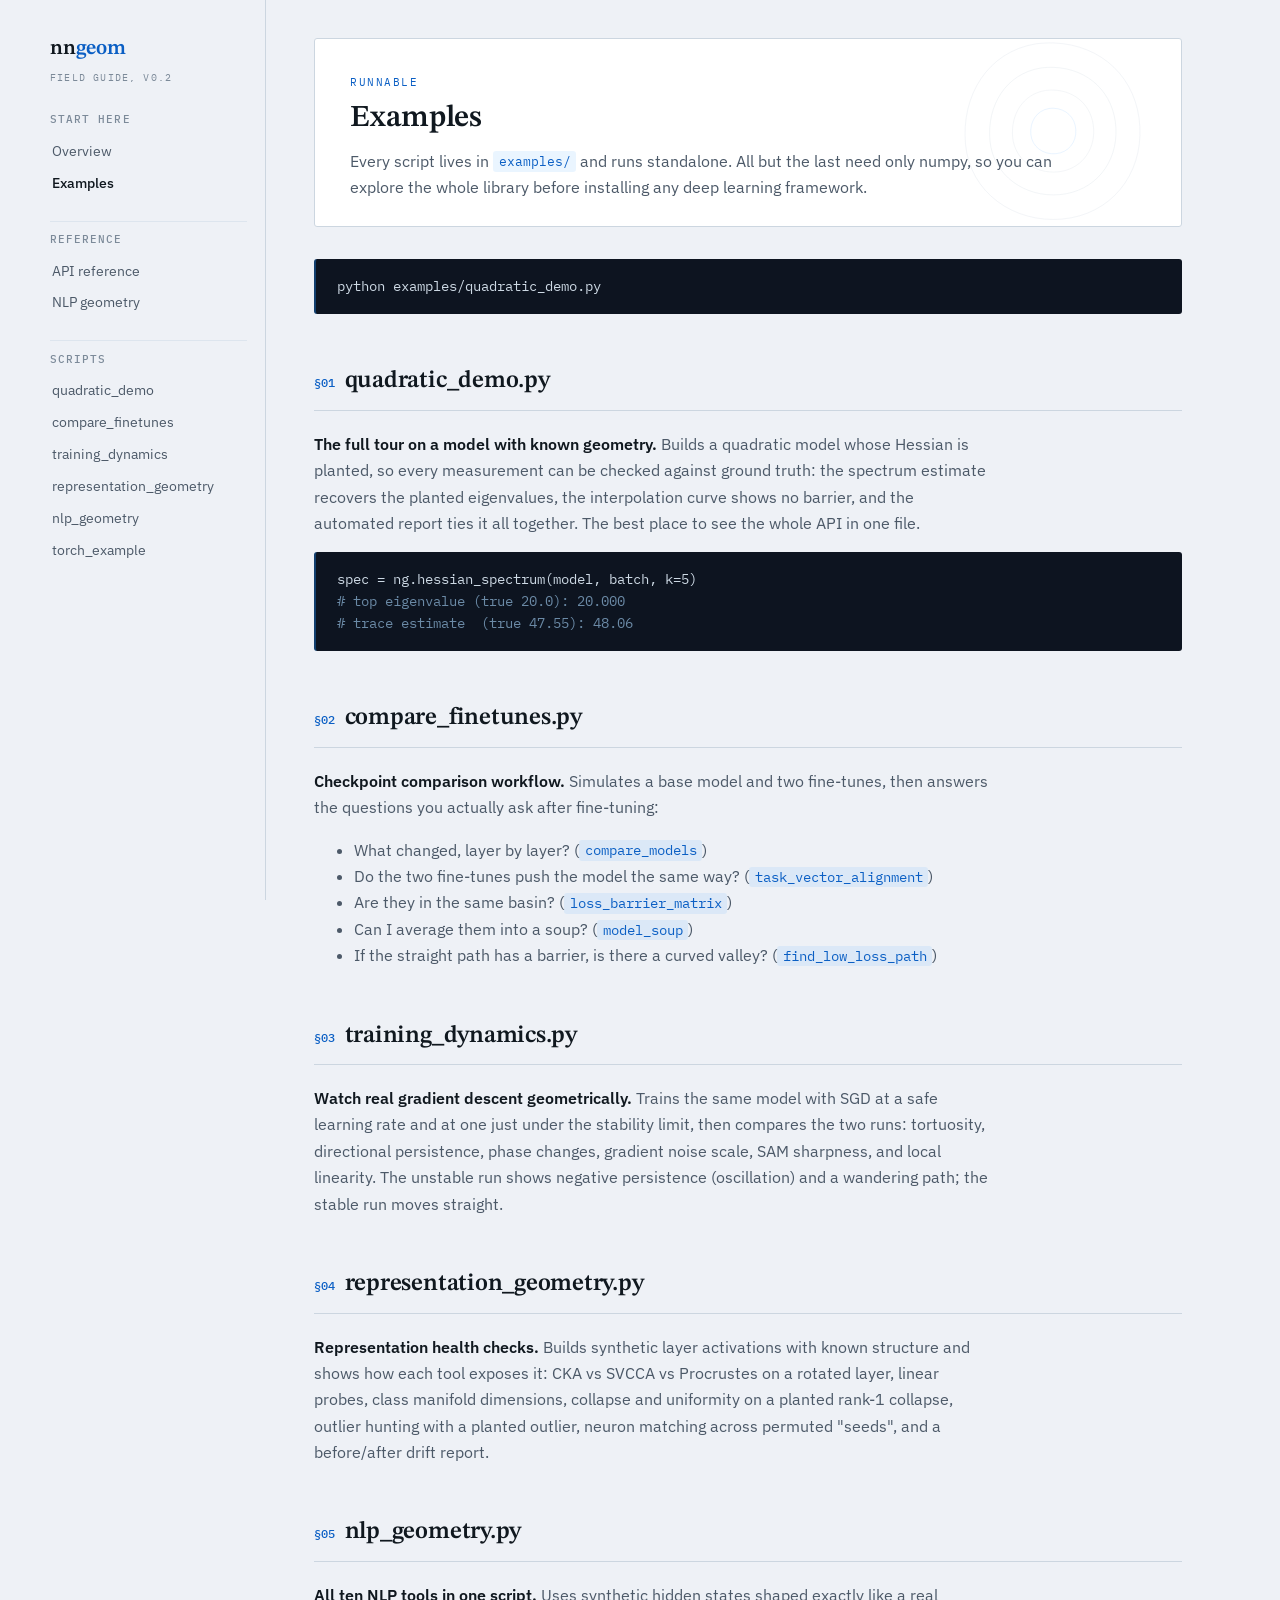
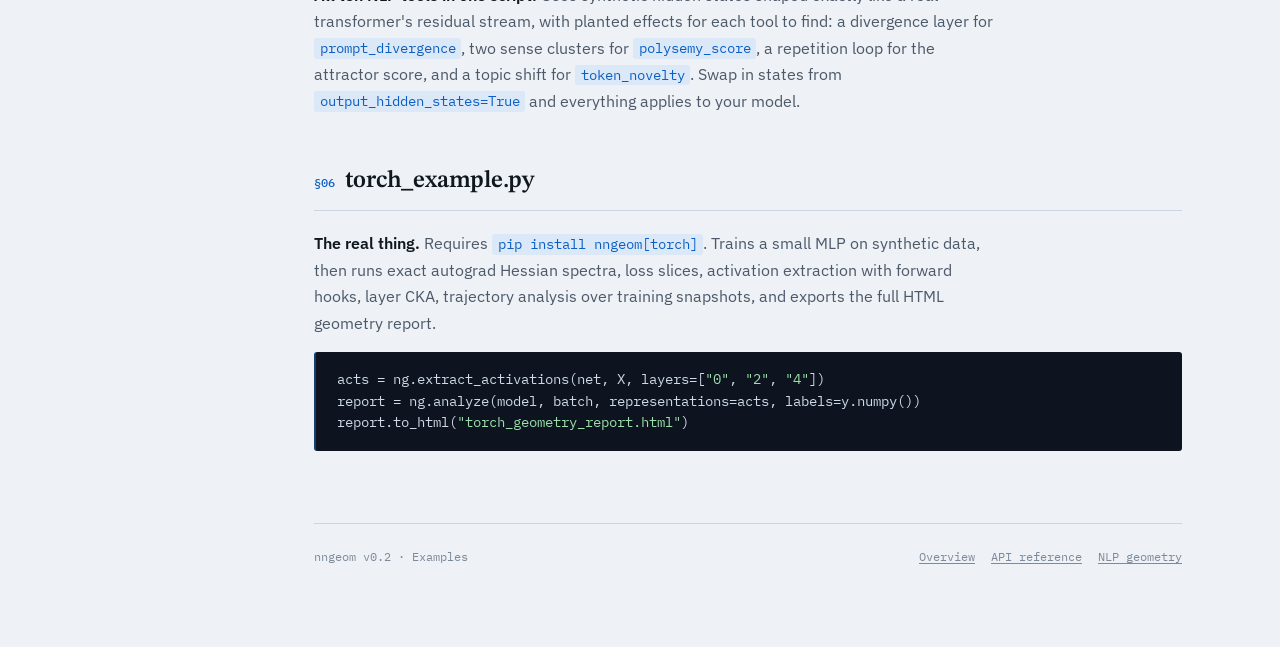
<file: docs/examples.html>
<!DOCTYPE html>
<html lang="en">
<head>
<meta charset="utf-8">
<meta name="viewport" content="width=device-width, initial-scale=1">
<title>nngeom examples</title>
<link rel="stylesheet" href="style.css">
</head>
<body>
<div class="wrap">
<nav class="index-nav">
  <a class="mark" href="index.html">nn<em>geom</em></a>
  <span class="kicker">field guide, v0.2</span>

  <div class="tab">Start here</div>
  <a class="entry" href="index.html">Overview</a>
  <a class="entry current" href="examples.html">Examples</a>

  <div class="tab">Reference</div>
  <a class="entry" href="api.html">API reference</a>
  <a class="entry" href="nlp.html">NLP geometry</a>

  <div class="tab">Scripts</div>
  <a class="entry" href="#quadratic">quadratic_demo</a>
  <a class="entry" href="#finetunes">compare_finetunes</a>
  <a class="entry" href="#dynamics">training_dynamics</a>
  <a class="entry" href="#reps">representation_geometry</a>
  <a class="entry" href="#nlp">nlp_geometry</a>
  <a class="entry" href="#torch">torch_example</a>
</nav>
<main>

<div class="masthead compact">
  <svg class="contour" viewBox="0 0 420 460" aria-hidden="true">
    <g transform="translate(230,220)">
      <path class="ring" opacity="0.35" transform="scale(1.55)" d="M0,-100 C55,-98 95,-60 98,-5 C101,50 65,95 10,100 C-45,105 -95,70 -100,15 C-105,-40 -75,-90 -20,-99 C-12,-100 -6,-100 0,-100 Z"/>
      <path class="ring" opacity="0.5" transform="scale(1.12)" d="M0,-100 C55,-98 95,-60 98,-5 C101,50 65,95 10,100 C-45,105 -95,70 -100,15 C-105,-40 -75,-90 -20,-99 C-12,-100 -6,-100 0,-100 Z"/>
      <path class="ring" opacity="0.7" transform="scale(0.72)" d="M0,-100 C55,-98 95,-60 98,-5 C101,50 65,95 10,100 C-45,105 -95,70 -100,15 C-105,-40 -75,-90 -20,-99 C-12,-100 -6,-100 0,-100 Z"/>
      <path class="ring accented" transform="scale(0.4)" d="M0,-100 C55,-98 95,-60 98,-5 C101,50 65,95 10,100 C-45,105 -95,70 -100,15 C-105,-40 -75,-90 -20,-99 C-12,-100 -6,-100 0,-100 Z"/>
    </g>
  </svg>
  <span class="kicker">Runnable</span>
  <h1>Examples</h1>
  <p class="lede">Every script lives in <code>examples/</code> and runs standalone. All but the
  last need only numpy, so you can explore the whole library before installing any deep
  learning framework.</p>
</div>

<pre><code>python examples/quadratic_demo.py</code></pre>

<h2 id="quadratic">quadratic_demo.py</h2>
<p><strong>The full tour on a model with known geometry.</strong> Builds a quadratic
model whose Hessian is planted, so every measurement can be checked against ground
truth: the spectrum estimate recovers the planted eigenvalues, the interpolation
curve shows no barrier, and the automated report ties it all together. The best
place to see the whole API in one file.</p>
<pre><code>spec = ng.hessian_spectrum(model, batch, k=5)
<span class="c"># top eigenvalue (true 20.0): 20.000</span>
<span class="c"># trace estimate  (true 47.55): 48.06</span></code></pre>

<h2 id="finetunes">compare_finetunes.py</h2>
<p><strong>Checkpoint comparison workflow.</strong> Simulates a base model and two
fine-tunes, then answers the questions you actually ask after fine-tuning:</p>
<ul>
<li>What changed, layer by layer? (<code>compare_models</code>)</li>
<li>Do the two fine-tunes push the model the same way? (<code>task_vector_alignment</code>)</li>
<li>Are they in the same basin? (<code>loss_barrier_matrix</code>)</li>
<li>Can I average them into a soup? (<code>model_soup</code>)</li>
<li>If the straight path has a barrier, is there a curved valley? (<code>find_low_loss_path</code>)</li>
</ul>

<h2 id="dynamics">training_dynamics.py</h2>
<p><strong>Watch real gradient descent geometrically.</strong> Trains the same model
with SGD at a safe learning rate and at one just under the stability limit, then
compares the two runs: tortuosity, directional persistence, phase changes, gradient
noise scale, SAM sharpness, and local linearity. The unstable run shows negative
persistence (oscillation) and a wandering path; the stable run moves straight.</p>

<h2 id="reps">representation_geometry.py</h2>
<p><strong>Representation health checks.</strong> Builds synthetic layer activations
with known structure and shows how each tool exposes it: CKA vs SVCCA vs Procrustes
on a rotated layer, linear probes, class manifold dimensions, collapse and uniformity
on a planted rank-1 collapse, outlier hunting with a planted outlier, neuron matching
across permuted "seeds", and a before/after drift report.</p>

<h2 id="nlp">nlp_geometry.py</h2>
<p><strong>All ten NLP tools in one script.</strong> Uses synthetic hidden states
shaped exactly like a real transformer's residual stream, with planted effects for
each tool to find: a divergence layer for <code>prompt_divergence</code>, two sense
clusters for <code>polysemy_score</code>, a repetition loop for the attractor score,
and a topic shift for <code>token_novelty</code>. Swap in states from
<code>output_hidden_states=True</code> and everything applies to your model.</p>

<h2 id="torch">torch_example.py</h2>
<p><strong>The real thing.</strong> Requires <code>pip install nngeom[torch]</code>.
Trains a small MLP on synthetic data, then runs exact autograd Hessian spectra,
loss slices, activation extraction with forward hooks, layer CKA, trajectory
analysis over training snapshots, and exports the full HTML geometry report.</p>
<pre><code>acts = ng.extract_activations(net, X, layers=[<span class="s">"0"</span>, <span class="s">"2"</span>, <span class="s">"4"</span>])
report = ng.analyze(model, batch, representations=acts, labels=y.numpy())
report.to_html(<span class="s">"torch_geometry_report.html"</span>)</code></pre>

<div class="colophon">
  <span>nngeom v0.2 &middot; Examples</span>
  <span class="links">
    <a href="index.html">Overview</a>
    <a href="api.html">API reference</a>
    <a href="nlp.html">NLP geometry</a>
  </span>
</div>
</main>
</div>
</body>
</html>
</file>
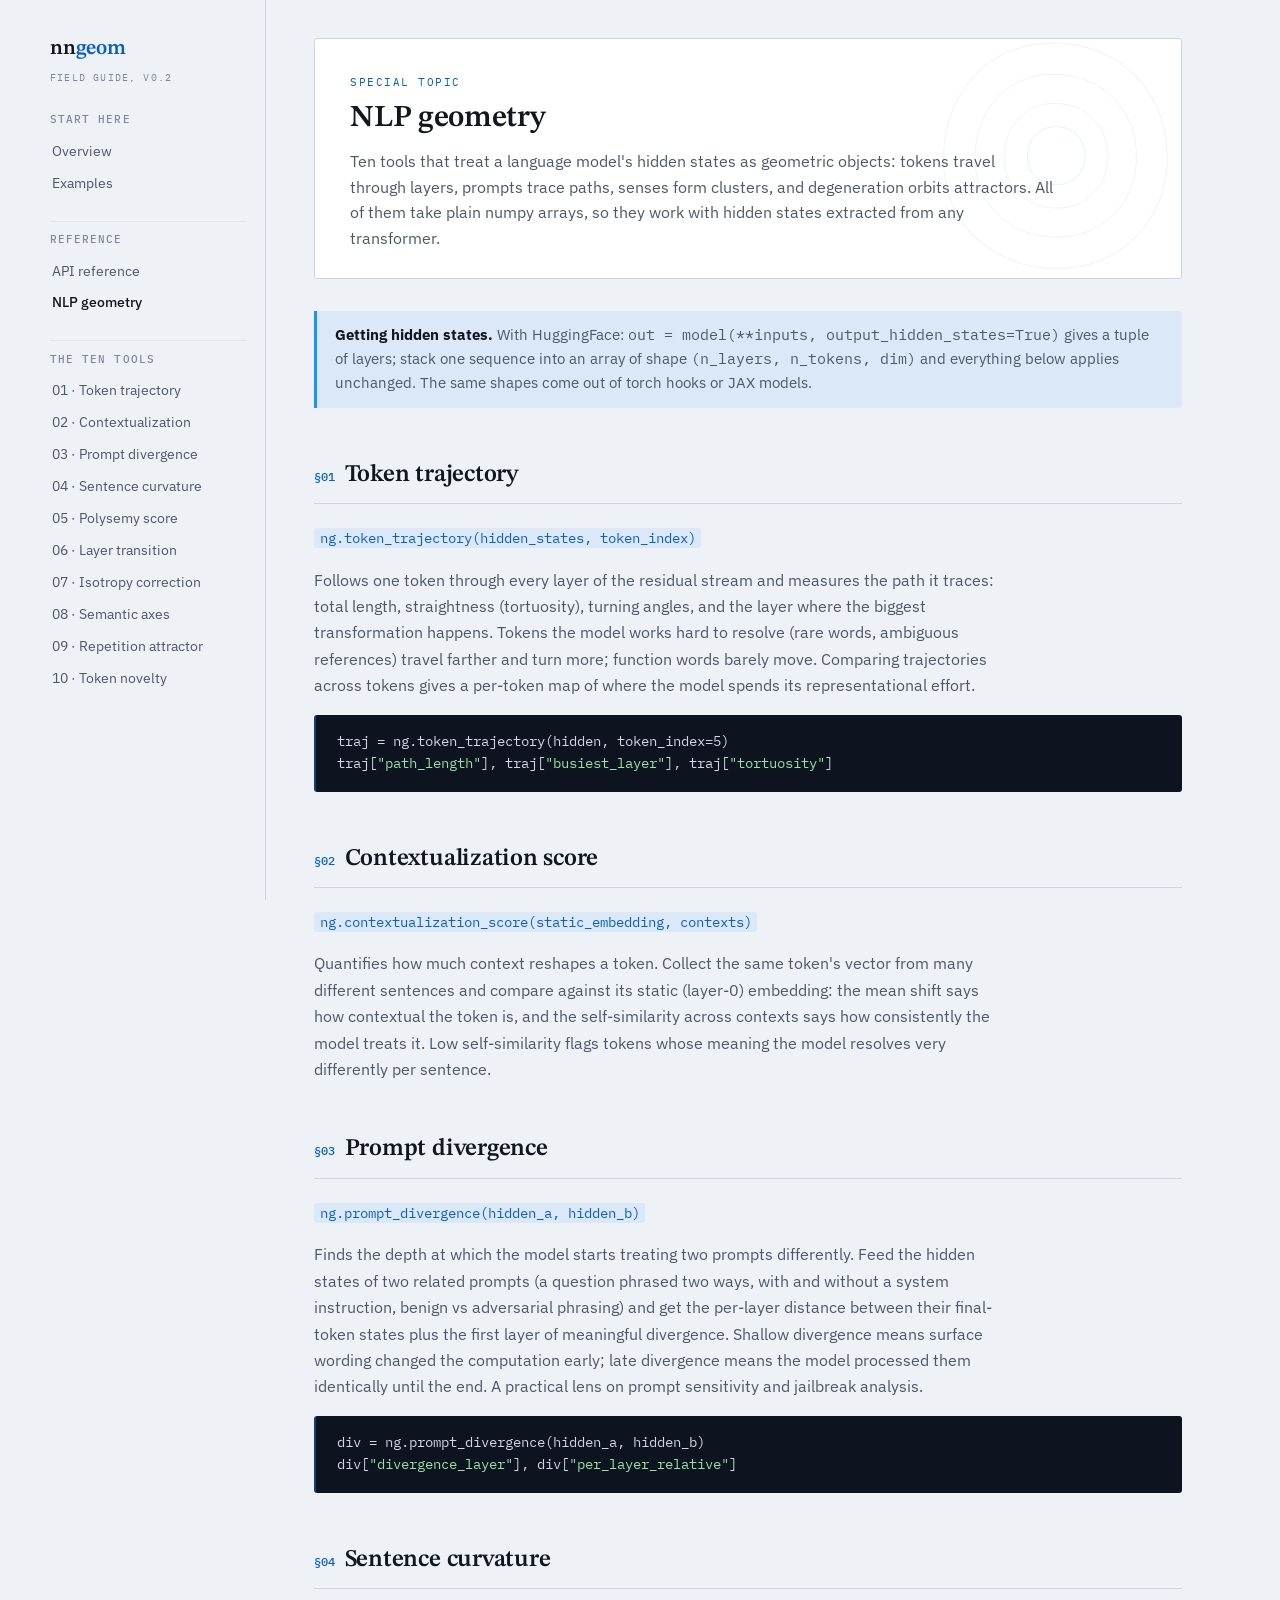
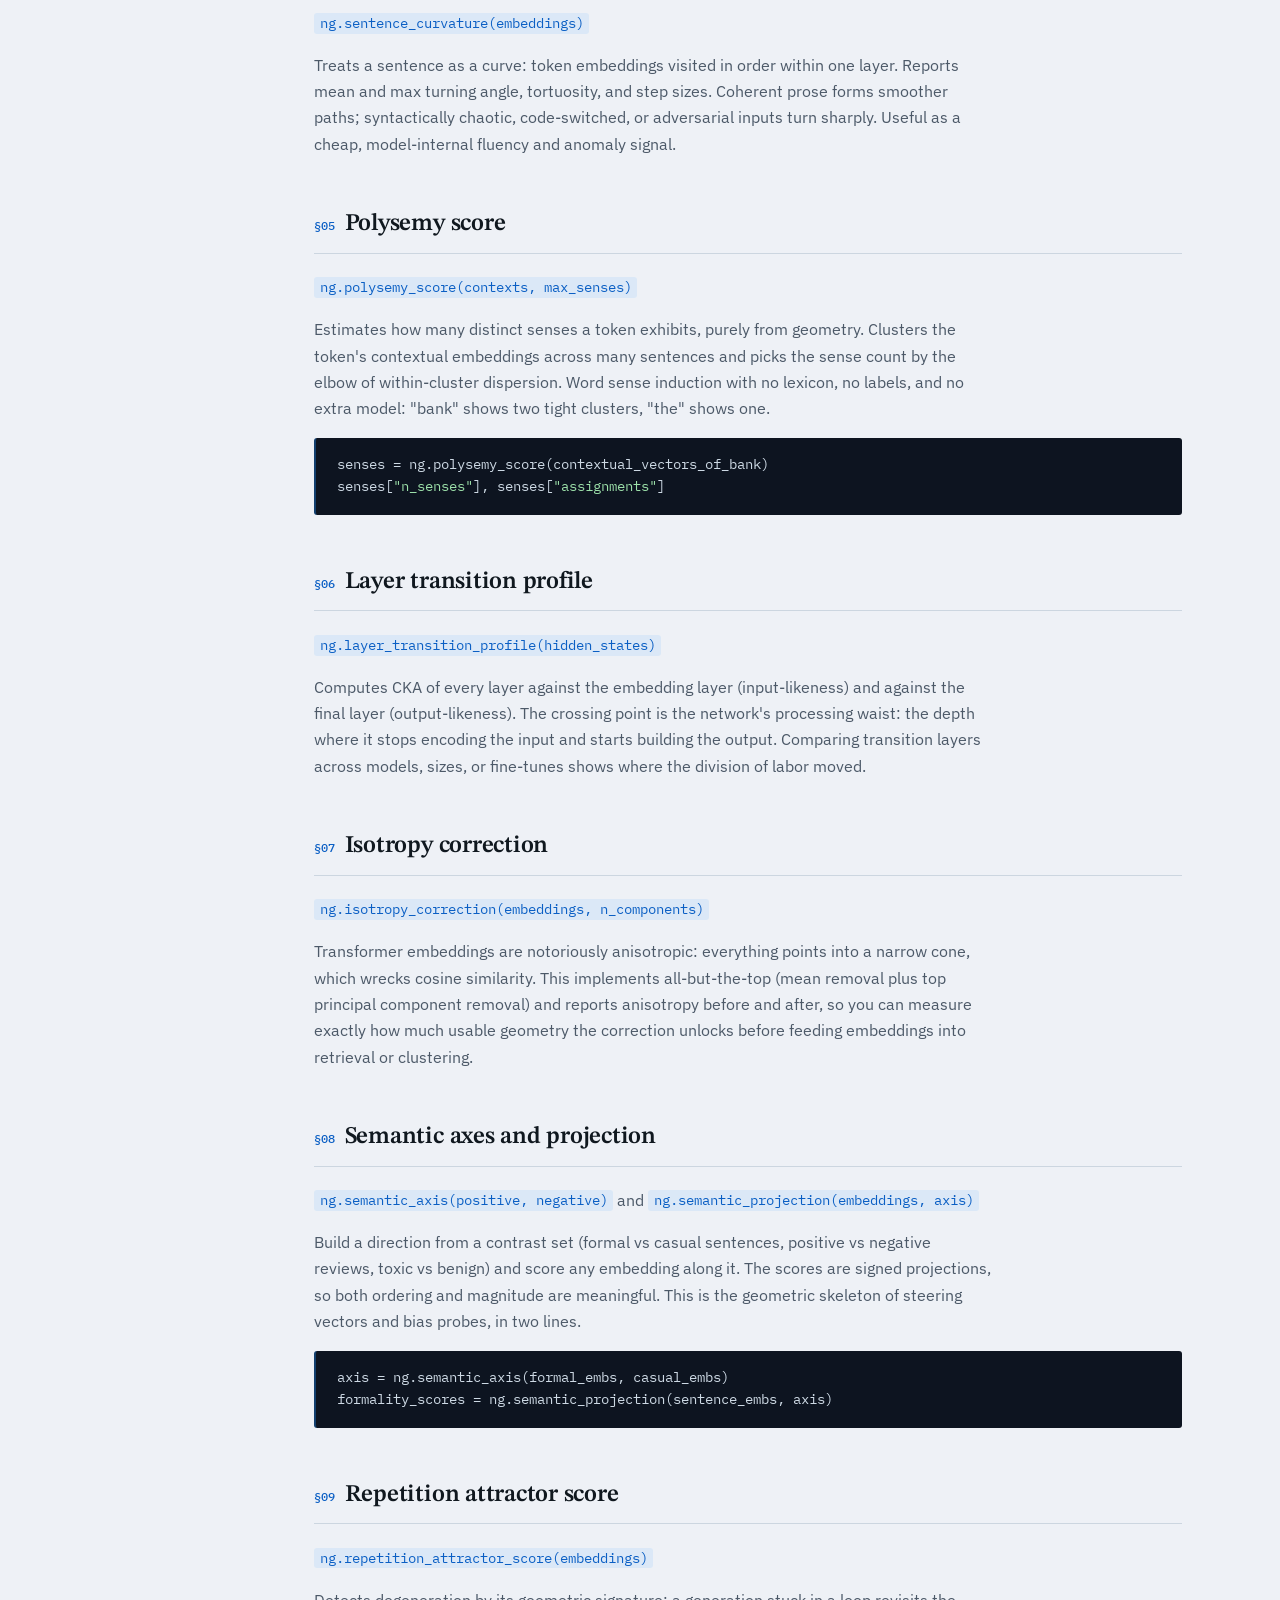
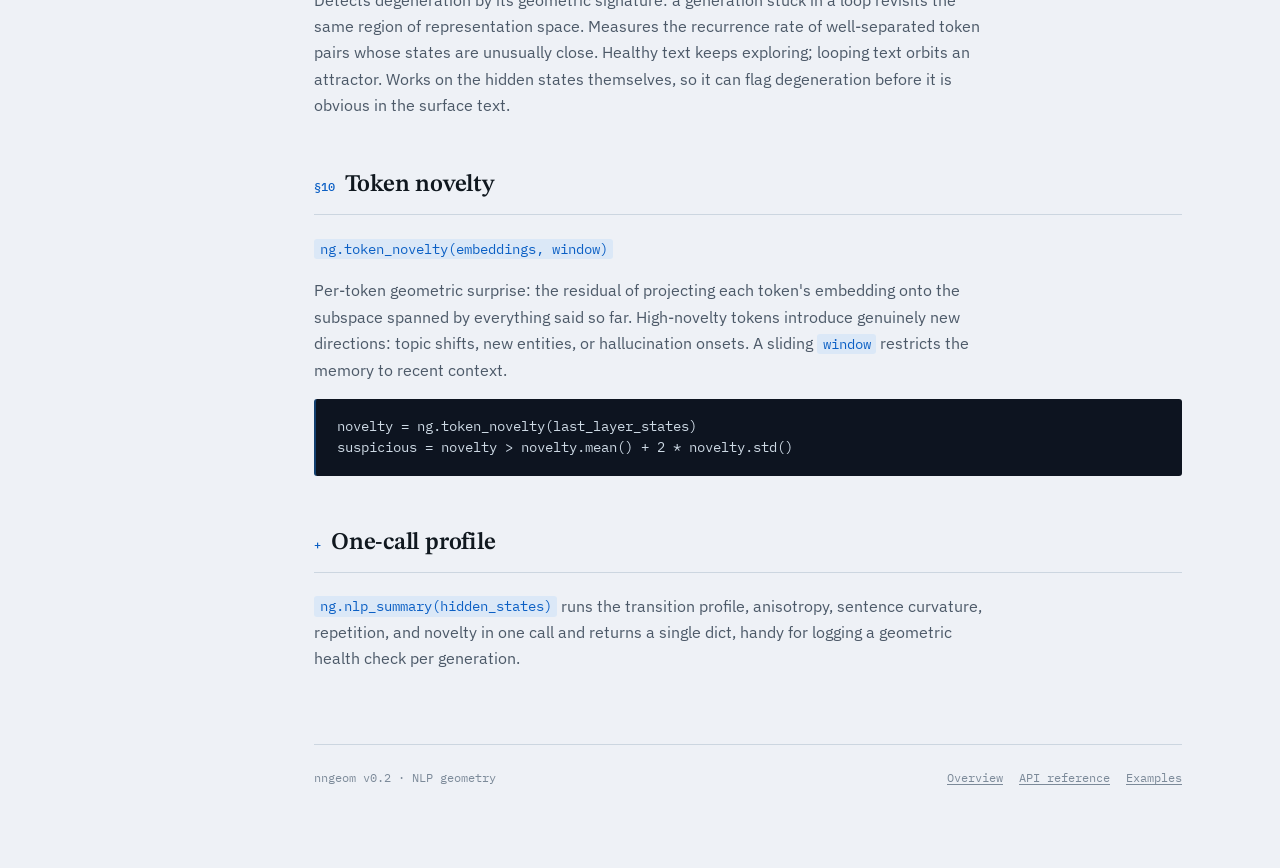
<file: docs/nlp.html>
<!DOCTYPE html>
<html lang="en">
<head>
<meta charset="utf-8">
<meta name="viewport" content="width=device-width, initial-scale=1">
<title>nngeom NLP geometry</title>
<link rel="stylesheet" href="style.css">
</head>
<body>
<div class="wrap">
<nav class="index-nav">
  <a class="mark" href="index.html">nn<em>geom</em></a>
  <span class="kicker">field guide, v0.2</span>

  <div class="tab">Start here</div>
  <a class="entry" href="index.html">Overview</a>
  <a class="entry" href="examples.html">Examples</a>

  <div class="tab">Reference</div>
  <a class="entry" href="api.html">API reference</a>
  <a class="entry current" href="nlp.html">NLP geometry</a>

  <div class="tab">The ten tools</div>
  <a class="entry" href="#token-trajectory">01 &middot; Token trajectory</a>
  <a class="entry" href="#contextualization">02 &middot; Contextualization</a>
  <a class="entry" href="#prompt-divergence">03 &middot; Prompt divergence</a>
  <a class="entry" href="#sentence-curvature">04 &middot; Sentence curvature</a>
  <a class="entry" href="#polysemy">05 &middot; Polysemy score</a>
  <a class="entry" href="#layer-transition">06 &middot; Layer transition</a>
  <a class="entry" href="#isotropy">07 &middot; Isotropy correction</a>
  <a class="entry" href="#semantic-axis">08 &middot; Semantic axes</a>
  <a class="entry" href="#repetition">09 &middot; Repetition attractor</a>
  <a class="entry" href="#novelty">10 &middot; Token novelty</a>
</nav>
<main>

<div class="masthead compact">
  <svg class="contour" viewBox="0 0 420 460" aria-hidden="true">
    <g transform="translate(230,220)">
      <path class="ring" opacity="0.35" transform="scale(1.55)" d="M0,-100 C55,-98 95,-60 98,-5 C101,50 65,95 10,100 C-45,105 -95,70 -100,15 C-105,-40 -75,-90 -20,-99 C-12,-100 -6,-100 0,-100 Z"/>
      <path class="ring" opacity="0.5" transform="scale(1.12)" d="M0,-100 C55,-98 95,-60 98,-5 C101,50 65,95 10,100 C-45,105 -95,70 -100,15 C-105,-40 -75,-90 -20,-99 C-12,-100 -6,-100 0,-100 Z"/>
      <path class="ring" opacity="0.7" transform="scale(0.72)" d="M0,-100 C55,-98 95,-60 98,-5 C101,50 65,95 10,100 C-45,105 -95,70 -100,15 C-105,-40 -75,-90 -20,-99 C-12,-100 -6,-100 0,-100 Z"/>
      <path class="ring accented" transform="scale(0.4)" d="M0,-100 C55,-98 95,-60 98,-5 C101,50 65,95 10,100 C-45,105 -95,70 -100,15 C-105,-40 -75,-90 -20,-99 C-12,-100 -6,-100 0,-100 Z"/>
    </g>
  </svg>
  <span class="kicker">Special topic</span>
  <h1>NLP geometry</h1>
  <p class="lede">Ten tools that treat a language model's hidden states as geometric objects:
  tokens travel through layers, prompts trace paths, senses form clusters, and degeneration
  orbits attractors. All of them take plain numpy arrays, so they work with hidden states
  extracted from any transformer.</p>
</div>

<div class="note"><b>Getting hidden states.</b> With HuggingFace:
<code>out = model(**inputs, output_hidden_states=True)</code> gives a tuple of layers;
stack one sequence into an array of shape <code>(n_layers, n_tokens, dim)</code> and
everything below applies unchanged. The same shapes come out of torch hooks or JAX models.</div>

<h2 id="token-trajectory">Token trajectory</h2>
<p><code>ng.token_trajectory(hidden_states, token_index)</code></p>
<p>Follows one token through every layer of the residual stream and measures the
path it traces: total length, straightness (tortuosity), turning angles, and the
layer where the biggest transformation happens. Tokens the model works hard to
resolve (rare words, ambiguous references) travel farther and turn more; function
words barely move. Comparing trajectories across tokens gives a per-token map of
where the model spends its representational effort.</p>
<pre><code>traj = ng.token_trajectory(hidden, token_index=5)
traj[<span class="s">"path_length"</span>], traj[<span class="s">"busiest_layer"</span>], traj[<span class="s">"tortuosity"</span>]</code></pre>

<h2 id="contextualization">Contextualization score</h2>
<p><code>ng.contextualization_score(static_embedding, contexts)</code></p>
<p>Quantifies how much context reshapes a token. Collect the same token's vector
from many different sentences and compare against its static (layer-0) embedding:
the mean shift says how contextual the token is, and the self-similarity across
contexts says how consistently the model treats it. Low self-similarity flags tokens
whose meaning the model resolves very differently per sentence.</p>

<h2 id="prompt-divergence">Prompt divergence</h2>
<p><code>ng.prompt_divergence(hidden_a, hidden_b)</code></p>
<p>Finds the depth at which the model starts treating two prompts differently.
Feed the hidden states of two related prompts (a question phrased two ways, with
and without a system instruction, benign vs adversarial phrasing) and get the
per-layer distance between their final-token states plus the first layer of
meaningful divergence. Shallow divergence means surface wording changed the
computation early; late divergence means the model processed them identically
until the end. A practical lens on prompt sensitivity and jailbreak analysis.</p>
<pre><code>div = ng.prompt_divergence(hidden_a, hidden_b)
div[<span class="s">"divergence_layer"</span>], div[<span class="s">"per_layer_relative"</span>]</code></pre>

<h2 id="sentence-curvature">Sentence curvature</h2>
<p><code>ng.sentence_curvature(embeddings)</code></p>
<p>Treats a sentence as a curve: token embeddings visited in order within one layer.
Reports mean and max turning angle, tortuosity, and step sizes. Coherent prose forms
smoother paths; syntactically chaotic, code-switched, or adversarial inputs turn
sharply. Useful as a cheap, model-internal fluency and anomaly signal.</p>

<h2 id="polysemy">Polysemy score</h2>
<p><code>ng.polysemy_score(contexts, max_senses)</code></p>
<p>Estimates how many distinct senses a token exhibits, purely from geometry.
Clusters the token's contextual embeddings across many sentences and picks the
sense count by the elbow of within-cluster dispersion. Word sense induction with
no lexicon, no labels, and no extra model: "bank" shows two tight clusters,
"the" shows one.</p>
<pre><code>senses = ng.polysemy_score(contextual_vectors_of_bank)
senses[<span class="s">"n_senses"</span>], senses[<span class="s">"assignments"</span>]</code></pre>

<h2 id="layer-transition">Layer transition profile</h2>
<p><code>ng.layer_transition_profile(hidden_states)</code></p>
<p>Computes CKA of every layer against the embedding layer (input-likeness) and
against the final layer (output-likeness). The crossing point is the network's
processing waist: the depth where it stops encoding the input and starts building
the output. Comparing transition layers across models, sizes, or fine-tunes shows
where the division of labor moved.</p>

<h2 id="isotropy">Isotropy correction</h2>
<p><code>ng.isotropy_correction(embeddings, n_components)</code></p>
<p>Transformer embeddings are notoriously anisotropic: everything points into a
narrow cone, which wrecks cosine similarity. This implements all-but-the-top
(mean removal plus top principal component removal) and reports anisotropy before
and after, so you can measure exactly how much usable geometry the correction
unlocks before feeding embeddings into retrieval or clustering.</p>

<h2 id="semantic-axis">Semantic axes and projection</h2>
<p><code>ng.semantic_axis(positive, negative)</code> and <code>ng.semantic_projection(embeddings, axis)</code></p>
<p>Build a direction from a contrast set (formal vs casual sentences, positive vs
negative reviews, toxic vs benign) and score any embedding along it. The scores are
signed projections, so both ordering and magnitude are meaningful. This is the
geometric skeleton of steering vectors and bias probes, in two lines.</p>
<pre><code>axis = ng.semantic_axis(formal_embs, casual_embs)
formality_scores = ng.semantic_projection(sentence_embs, axis)</code></pre>

<h2 id="repetition">Repetition attractor score</h2>
<p><code>ng.repetition_attractor_score(embeddings)</code></p>
<p>Detects degeneration by its geometric signature: a generation stuck in a loop
revisits the same region of representation space. Measures the recurrence rate of
well-separated token pairs whose states are unusually close. Healthy text keeps
exploring; looping text orbits an attractor. Works on the hidden states themselves,
so it can flag degeneration before it is obvious in the surface text.</p>

<h2 id="novelty">Token novelty</h2>
<p><code>ng.token_novelty(embeddings, window)</code></p>
<p>Per-token geometric surprise: the residual of projecting each token's embedding
onto the subspace spanned by everything said so far. High-novelty tokens introduce
genuinely new directions: topic shifts, new entities, or hallucination onsets.
A sliding <code>window</code> restricts the memory to recent context.</p>
<pre><code>novelty = ng.token_novelty(last_layer_states)
suspicious = novelty &gt; novelty.mean() + 2 * novelty.std()</code></pre>

<h2 class="no-count">One-call profile</h2>
<p><code>ng.nlp_summary(hidden_states)</code> runs the transition profile, anisotropy,
sentence curvature, repetition, and novelty in one call and returns a single dict,
handy for logging a geometric health check per generation.</p>

<div class="colophon">
  <span>nngeom v0.2 &middot; NLP geometry</span>
  <span class="links">
    <a href="index.html">Overview</a>
    <a href="api.html">API reference</a>
    <a href="examples.html">Examples</a>
  </span>
</div>
</main>
</div>
</body>
</html>
</file>
<file: docs/style.css>
@import url('https://fonts.googleapis.com/css2?family=STIX+Two+Text:ital,wght@0,400;0,500;0,600;1,400&family=IBM+Plex+Sans:wght@400;500;600&family=IBM+Plex+Mono:wght@400;500&display=swap');

:root {
  /* paper + ink, light */
  --paper: #eef1f6;
  --paper-raised: #ffffff;
  --ink: #10181f;
  --ink-soft: #4c5968;
  --ink-faint: #7c8a99;
  --line: #ccd6e0;
  --line-soft: #dde5ee;

  /* accent, spent sparingly */
  --accent: #1e90ff;
  --accent-text: #0b5fc4;   /* AA-safe on light paper */
  --accent-soft: rgba(30, 144, 255, 0.09);
  --accent-line: rgba(30, 144, 255, 0.3);

  /* fixed instrument panel, same in both themes */
  --panel: #0d1420;
  --panel-ink: #cdd9e4;
  --panel-line: rgba(30, 144, 255, 0.35);

  --radius: 3px;
  --serif: "STIX Two Text", "Iowan Old Style", Georgia, serif;
  --sans: "IBM Plex Sans", "Segoe UI", system-ui, -apple-system, sans-serif;
  --mono: "IBM Plex Mono", "Cascadia Code", Consolas, monospace;
}

@media (prefers-color-scheme: dark) {
  :root {
    --paper: #0a0f16;
    --paper-raised: #111925;
    --ink: #e7edf4;
    --ink-soft: #93a3b3;
    --ink-faint: #5c6b7a;
    --line: #223141;
    --line-soft: #182330;
    --accent: #52a8ff;
    --accent-text: #6fb6ff;
    --accent-soft: rgba(82, 168, 255, 0.1);
    --accent-line: rgba(82, 168, 255, 0.32);
  }
}
:root[data-theme="dark"] {
  --paper: #0a0f16;
  --paper-raised: #111925;
  --ink: #e7edf4;
  --ink-soft: #93a3b3;
  --ink-faint: #5c6b7a;
  --line: #223141;
  --line-soft: #182330;
  --accent: #52a8ff;
  --accent-text: #6fb6ff;
  --accent-soft: rgba(82, 168, 255, 0.1);
  --accent-line: rgba(82, 168, 255, 0.32);
}
:root[data-theme="light"] {
  --paper: #eef1f6;
  --paper-raised: #ffffff;
  --ink: #10181f;
  --ink-soft: #4c5968;
  --ink-faint: #7c8a99;
  --line: #ccd6e0;
  --line-soft: #dde5ee;
  --accent: #1e90ff;
  --accent-text: #0b5fc4;
  --accent-soft: rgba(30, 144, 255, 0.09);
  --accent-line: rgba(30, 144, 255, 0.3);
}

* { box-sizing: border-box; }

html { -webkit-text-size-adjust: 100%; }

body {
  margin: 0;
  font-family: var(--sans);
  font-size: 16px;
  color: var(--ink);
  background: var(--paper);
  line-height: 1.65;
}

a { color: var(--accent-text); text-decoration-thickness: 1px; text-underline-offset: 0.15em; }
a:hover { color: var(--accent); }
a:focus-visible, button:focus-visible, input:focus-visible {
  outline: 2px solid var(--accent); outline-offset: 2px;
}

strong { color: var(--ink); font-weight: 600; }
::selection { background: var(--accent-soft); color: var(--ink); }

/* ---------------------------------------------------------------- layout */

.wrap { display: flex; max-width: 1180px; margin: 0 auto; align-items: flex-start; }

.index-nav {
  position: sticky; top: 0; align-self: flex-start;
  min-width: 216px; max-width: 216px;
  height: 100vh; overflow-y: auto;
  padding: 2rem 1.1rem 2rem 0;
  border-right: 1px solid var(--line);
}
.index-nav .mark {
  display: block; font-family: var(--serif); font-size: 1.3rem; font-weight: 600;
  color: var(--ink); text-decoration: none; letter-spacing: -0.01em; margin-bottom: 0.2rem;
}
.index-nav .mark em { color: var(--accent-text); font-style: normal; }
.index-nav .kicker {
  display: block; font-family: var(--mono); font-size: 0.62rem; letter-spacing: 0.12em;
  text-transform: uppercase; color: var(--ink-faint); margin-bottom: 1.6rem;
}
.index-nav .tab {
  margin: 1.35rem 0 0.4rem; font-family: var(--mono); font-size: 0.66rem; font-weight: 500;
  letter-spacing: 0.1em; text-transform: uppercase; color: var(--ink-faint);
  border-top: 1px solid var(--line-soft); padding-top: 0.6rem;
}
.index-nav .tab:first-of-type { border-top: none; padding-top: 0; margin-top: 0; }
.index-nav a.entry {
  display: block; padding: 0.28rem 0; font-size: 0.87rem;
  color: var(--ink-soft); text-decoration: none; border-left: 2px solid transparent;
  padding-left: 0.6rem; margin-left: -0.62rem;
}
.index-nav a.entry:hover { color: var(--accent-text); border-left-color: var(--line); }
.index-nav a.entry.current { color: var(--ink); font-weight: 500; border-left-color: var(--accent); }

main { flex: 1; min-width: 0; padding: 2.4rem 3rem 5rem 3rem; }

/* ---------------------------------------------------------------- masthead */

.masthead {
  position: relative; overflow: hidden;
  border: 1px solid var(--line); border-radius: var(--radius);
  background: var(--paper-raised);
  padding: 2.6rem 2.6rem 2.2rem;
  margin-bottom: 2.6rem;
}
.masthead .contour {
  position: absolute; right: -4%; top: -18%; width: 62%; height: 140%;
  color: var(--line); z-index: 0; pointer-events: none;
}
.masthead .contour .ring { fill: none; stroke: currentColor; stroke-width: 1.1; }
.masthead .contour .ring.accented { stroke: var(--accent); opacity: 0.55; }
.masthead .contour .mark-x { stroke: var(--accent); stroke-width: 1.4; opacity: 0.8; }

.masthead .kicker {
  position: relative; z-index: 1;
  font-family: var(--mono); font-size: 0.68rem; letter-spacing: 0.14em; text-transform: uppercase;
  color: var(--accent-text); margin: 0 0 0.9rem;
}
.masthead h1 {
  position: relative; z-index: 1;
  font-family: var(--serif); font-weight: 600; letter-spacing: -0.01em;
  font-size: 2.7rem; margin: 0 0 0.7rem; text-wrap: balance; color: var(--ink);
}
.masthead h1 em { font-style: italic; color: var(--accent-text); }
.masthead .lede {
  position: relative; z-index: 1;
  font-size: 1.08rem; color: var(--ink-soft); max-width: 40rem; margin: 0 0 1.5rem;
}
.masthead .actions { position: relative; z-index: 1; display: flex; gap: 0.6rem; flex-wrap: wrap; }
.masthead .actions a {
  display: inline-block; padding: 0.55rem 1.1rem; border-radius: var(--radius);
  text-decoration: none; font-size: 0.92rem; font-weight: 500;
}
.masthead .actions .primary { background: var(--ink); color: var(--paper-raised); }
.masthead .actions .primary:hover { background: var(--accent); color: #fff; }
.masthead .actions .ghost { border: 1px solid var(--line); color: var(--ink); }
.masthead .actions .ghost:hover { border-color: var(--accent); color: var(--accent-text); }

.masthead.compact { padding: 1.7rem 2.2rem 1.6rem; margin-bottom: 2rem; }
.masthead.compact h1 { font-size: 1.9rem; margin-bottom: 0.35rem; }
.masthead.compact .lede { font-size: 0.98rem; margin-bottom: 0; max-width: 44rem; }
.masthead.compact .contour { width: 40%; opacity: 0.7; }

/* ---------------------------------------------------------------- readout strip */

.readout { display: flex; flex-wrap: wrap; gap: 0; border: 1px solid var(--line); border-radius: var(--radius);
  margin: 0 0 2.6rem; overflow: hidden; }
.readout .cell { flex: 1 1 140px; padding: 0.9rem 1.2rem; border-left: 1px solid var(--line-soft); }
.readout .cell:first-child { border-left: none; }
.readout .num { display: block; font-family: var(--mono); font-size: 1.35rem; color: var(--ink);
  font-variant-numeric: tabular-nums; }
.readout .num span { color: var(--accent-text); }
.readout .label { display: block; font-size: 0.72rem; color: var(--ink-faint); margin-top: 0.15rem; }

/* ---------------------------------------------------------------- headings + counters */

main { counter-reset: section; }
h1 { font-family: var(--serif); }
h2 {
  counter-increment: section;
  font-family: var(--serif); font-weight: 600; letter-spacing: -0.01em;
  font-size: 1.5rem; margin-top: 3rem; padding-bottom: 0.5rem;
  border-bottom: 1px solid var(--line); display: flex; align-items: baseline; gap: 0.65rem;
}
h2::before {
  content: "\00a7 " counter(section, decimal-leading-zero);
  font-family: var(--mono); font-size: 0.78rem; font-weight: 500; color: var(--accent-text);
  white-space: nowrap;
}
h2.no-count { counter-increment: none; }
h2.no-count::before { content: "+"; }
h3 {
  font-family: var(--sans); font-weight: 600; font-size: 1.05rem; margin-top: 2rem;
  color: var(--ink); padding-left: 0.75rem; border-left: 3px solid var(--accent-line);
}
p, li { color: var(--ink-soft); max-width: 68ch; }
main > p { max-width: 68ch; }
h1, h2, h3 { text-wrap: balance; }

/* ---------------------------------------------------------------- specimen index */

.specimen-list { border: 1px solid var(--line); border-radius: var(--radius); margin: 1.4rem 0 2rem; overflow: hidden; }
.specimen {
  display: grid; grid-template-columns: 44px 150px 1fr; gap: 1.1rem; align-items: start;
  padding: 0.95rem 1.2rem; border-top: 1px solid var(--line-soft);
  text-decoration: none; color: inherit;
}
.specimen:first-child { border-top: none; }
.specimen:hover { background: var(--accent-soft); }
.specimen .glyph { color: var(--accent-text); width: 32px; height: 32px; }
.specimen .glyph svg { width: 100%; height: 100%; }
.specimen .code {
  font-family: var(--mono); font-size: 0.86rem; color: var(--ink); padding-top: 0.15rem;
}
.specimen .desc { font-size: 0.9rem; color: var(--ink-soft); padding-top: 0.15rem; }
.specimen .desc strong { color: var(--ink); }

/* ---------------------------------------------------------------- code */

pre {
  background: var(--panel); color: var(--panel-ink);
  border-radius: var(--radius); padding: 1.05rem 1.3rem; overflow-x: auto;
  font-size: 0.85rem; line-height: 1.6; font-family: var(--mono);
  border-left: 2px solid var(--panel-line);
}
code { font-family: var(--mono); }
p code, li code, td code, h3 code {
  background: var(--accent-soft); color: var(--accent-text);
  padding: 0.08rem 0.35rem; border-radius: 3px; font-size: 0.86em;
}
pre .c { color: #6b8aa6; }
pre .k { color: #7cc0ff; }
pre .s { color: #9ce0a9; }

/* ---------------------------------------------------------------- tables (ledger) */

.tablewrap { overflow-x: auto; margin: 1.1rem 0 1.6rem; }
table { border-collapse: collapse; width: 100%; font-size: 0.87rem; min-width: 480px; }
th {
  text-align: left; font-family: var(--mono); font-weight: 500; font-size: 0.72rem;
  letter-spacing: 0.05em; text-transform: uppercase; color: var(--ink-faint);
  padding: 0.5rem 0.9rem; border-bottom: 1px solid var(--line);
}
td { padding: 0.55rem 0.9rem; border-bottom: 1px solid var(--line-soft); vertical-align: top; color: var(--ink-soft); }
tr:hover td { background: var(--accent-soft); }
td:first-child { color: var(--ink); white-space: nowrap; }
td:first-child code { white-space: nowrap; }

/* ---------------------------------------------------------------- callouts */

.note {
  background: var(--accent-soft); border-left: 3px solid var(--accent);
  border-radius: 0 var(--radius) var(--radius) 0; padding: 0.75rem 1.15rem; margin: 1.3rem 0;
  font-size: 0.92rem; color: var(--ink-soft);
}
.note b { color: var(--ink); }

/* ---------------------------------------------------------------- colophon */

.colophon {
  margin-top: 4.5rem; padding-top: 1.4rem; border-top: 1px solid var(--line);
  display: flex; justify-content: space-between; flex-wrap: wrap; gap: 0.6rem;
  font-family: var(--mono); font-size: 0.78rem; color: var(--ink-faint);
}
.colophon a { color: var(--ink-faint); }
.colophon a:hover { color: var(--accent-text); }
.colophon .links { display: flex; gap: 1rem; flex-wrap: wrap; }

@media (max-width: 860px) {
  .wrap { flex-direction: column; }
  .index-nav { position: static; height: auto; max-width: none; border-right: none; border-bottom: 1px solid var(--line);
    padding: 1.4rem 1.2rem; }
  main { padding: 1.6rem 1.2rem 4rem; }
  .masthead { padding: 1.8rem 1.4rem; }
  .masthead h1 { font-size: 2.05rem; }
  .masthead .contour { width: 55%; opacity: 0.5; }
  .specimen { grid-template-columns: 36px 1fr; }
  .specimen .code { grid-column: 2; }
  .specimen .desc { grid-column: 1 / -1; }
}
</file>
